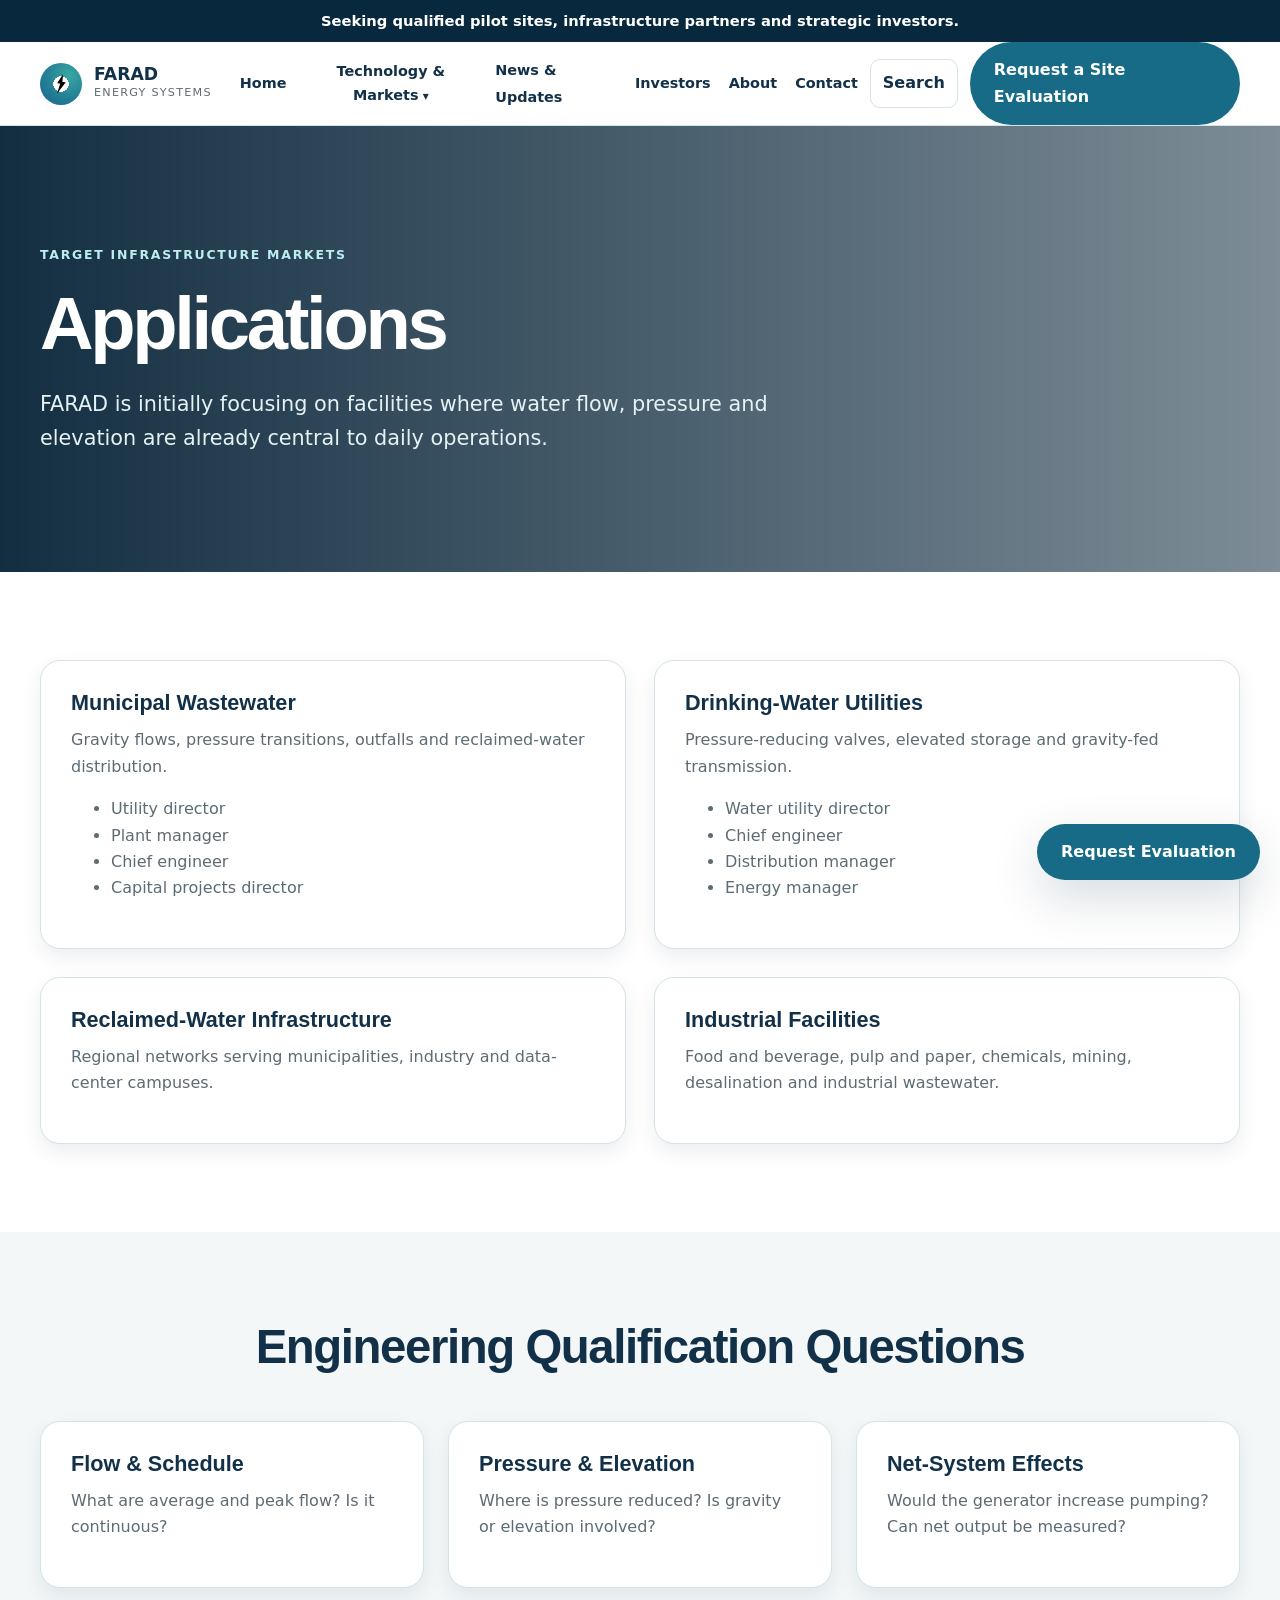
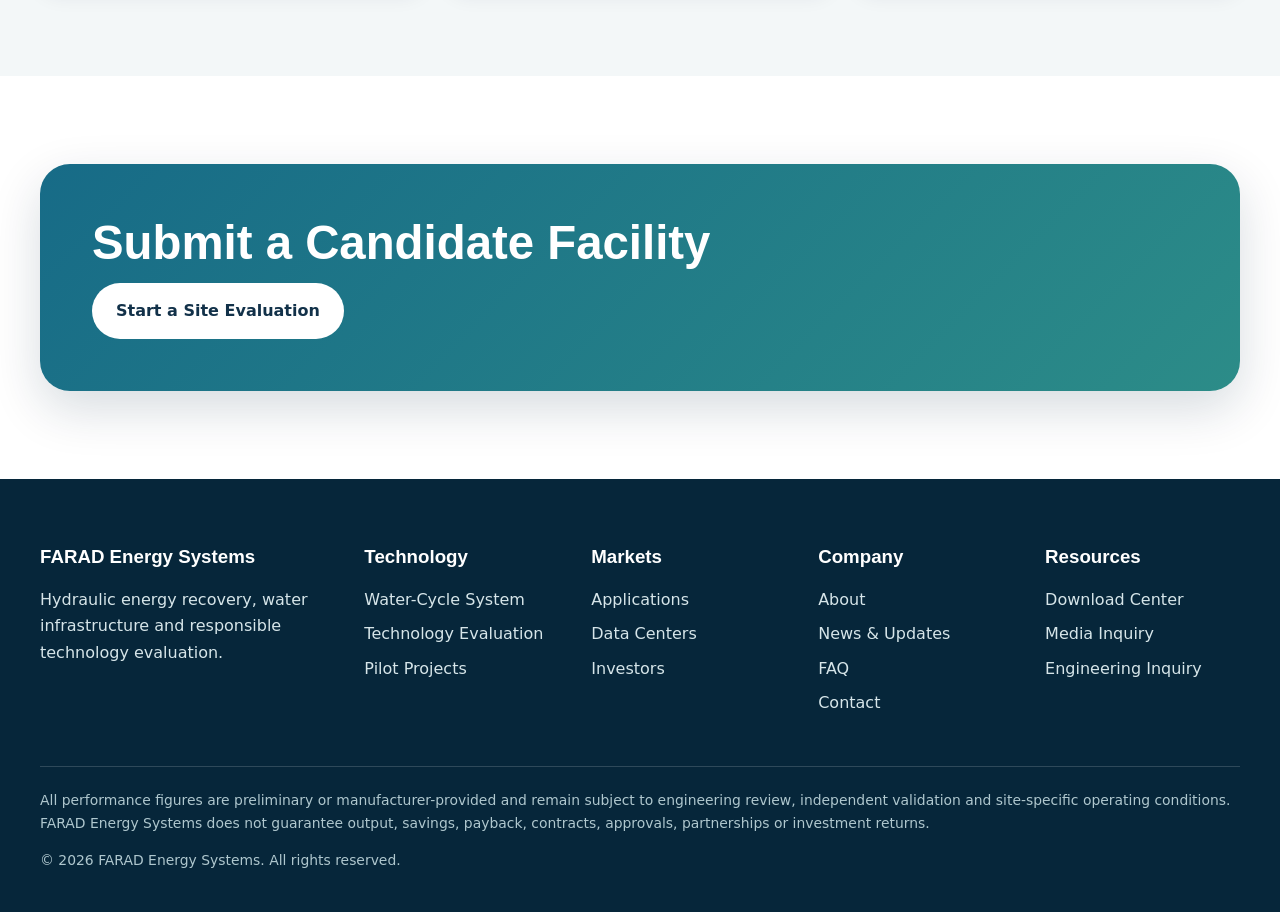
<file: applications.html>
<!doctype html><html lang="en"><head><meta charset="utf-8"><meta name="viewport" content="width=device-width,initial-scale=1">
<title>Wastewater and Water Utility Applications | FARAD Energy Systems</title><meta name="description" content="Explore wastewater, drinking-water, reclaimed-water and industrial applications.">
<link rel="stylesheet" href="css/base.css"><link rel="stylesheet" href="css/layout.css"><link rel="stylesheet" href="css/components.css"><link rel="stylesheet" href="css/forms.css"><link rel="stylesheet" href="css/animations.css"> <link rel="icon" href="favicon.ico" sizes="any">
<link rel="icon" type="image/svg+xml" href="farad-favicon.svg">
</head><body>
<a class="skip-link" href="#main">Skip to main content</a>
<div class="announcement">Seeking qualified pilot sites, infrastructure partners and strategic investors.</div>
<header class="site-header">
<div class="container header-inner">
<a class="brand" href="index.html" aria-label="FARAD Energy Systems home"><span class="brand-mark" aria-hidden="true"></span><span class="brand-text"><strong>FARAD</strong><span>Energy Systems</span></span></a>
<div class="header-actions">
<button class="menu-button" type="button" aria-expanded="false" aria-controls="primary-nav">Menu</button>
<nav class="primary-nav" id="primary-nav" aria-label="Primary navigation">
<ul>
<li><a href="index.html">Home</a></li>
<li class="nav-item"><button class="nav-trigger" type="button" aria-expanded="false">Technology & Markets</button><div class="mega-menu"><a href="water-cycle-system.html"><strong>Water-Cycle System</strong><br><span>Primary hydraulic energy-recovery technology</span></a><a href="applications.html" aria-current="page"><strong>Applications</strong><br><span>Wastewater, water utility, reclaimed-water and industrial markets</span></a><a href="data-center-partnerships.html"><strong>Data Center Partnerships</strong><br><span>Utility and reclaimed-water partnerships for campuses</span></a><a href="pilot-projects.html"><strong>Pilot Projects</strong><br><span>Site qualification, measurement and validation</span></a><a href="technology-evaluation.html"><strong>Technology Evaluation</strong><br><span>Magnetic-levitation and vehicle systems under evaluation</span></a><a href="faq.html"><strong>FAQ</strong><br><span>Common technical and commercial questions</span></a></div></li>
<li><a href="updates.html">News & Updates</a></li><li><a href="investors.html">Investors</a></li><li><a href="about.html">About</a></li><li><a href="contact.html">Contact</a></li>
</ul></nav>
<button class="search-button" type="button" aria-label="Search site">Search</button>
<a class="btn btn-primary header-cta" href="contact.html">Request a Site Evaluation</a>
</div></div></header>
<div class="search-panel" role="dialog" aria-modal="true" aria-labelledby="search-title">
<div class="search-dialog"><button class="search-close btn btn-secondary" type="button">Close</button><h2 id="search-title">Search FARAD</h2><div class="search-row"><label class="visually-hidden" for="site-search">Search terms</label><input id="site-search" type="search" placeholder="Search technology, pilots, investors..."></div><div class="search-results"><p>Start typing to search the FARAD site.</p></div></div></div>
<main id="main"><section class="page-hero" style="--hero:url('https://images.unsplash.com/photo-1581091226825-a6a2a5aee158?auto=format&fit=crop&w=1800&q=85')"><div class="container"><span class="eyebrow">Target infrastructure markets</span><h1>Applications</h1><p>FARAD is initially focusing on facilities where water flow, pressure and elevation are already central to daily operations.</p></div></section><section class="section"><div class="container"><div class="grid-2"><article class="card"><h3>Municipal Wastewater</h3><p>Gravity flows, pressure transitions, outfalls and reclaimed-water distribution.</p><ul><li>Utility director</li><li>Plant manager</li><li>Chief engineer</li><li>Capital projects director</li></ul></article><article class="card"><h3>Drinking-Water Utilities</h3><p>Pressure-reducing valves, elevated storage and gravity-fed transmission.</p><ul><li>Water utility director</li><li>Chief engineer</li><li>Distribution manager</li><li>Energy manager</li></ul></article><article class="card"><h3>Reclaimed-Water Infrastructure</h3><p>Regional networks serving municipalities, industry and data-center campuses.</p></article><article class="card"><h3>Industrial Facilities</h3><p>Food and beverage, pulp and paper, chemicals, mining, desalination and industrial wastewater.</p></article></div></div></section><section class="section section-soft"><div class="container"><div class="section-heading"><h2>Engineering Qualification Questions</h2></div><div class="grid-3"><article class="card"><h3>Flow & Schedule</h3><p>What are average and peak flow? Is it continuous?</p></article><article class="card"><h3>Pressure & Elevation</h3><p>Where is pressure reduced? Is gravity or elevation involved?</p></article><article class="card"><h3>Net-System Effects</h3><p>Would the generator increase pumping? Can net output be measured?</p></article></div></div></section><section class="section"><div class="container callout"><h2>Submit a Candidate Facility</h2><a class="btn btn-light" href="contact.html">Start a Site Evaluation</a></div></section></main>
<footer class="site-footer"><div class="container"><div class="footer-grid">
<div><h3>FARAD Energy Systems</h3><p>Hydraulic energy recovery, water infrastructure and responsible technology evaluation.</p></div>
<div><h3>Technology</h3><a href="water-cycle-system.html">Water-Cycle System</a><a href="technology-evaluation.html">Technology Evaluation</a><a href="pilot-projects.html">Pilot Projects</a></div>
<div><h3>Markets</h3><a href="applications.html">Applications</a><a href="data-center-partnerships.html">Data Centers</a><a href="investors.html">Investors</a></div>
<div><h3>Company</h3><a href="about.html">About</a><a href="updates.html">News & Updates</a><a href="faq.html">FAQ</a><a href="contact.html">Contact</a></div>
<div><h3>Resources</h3><a href="downloads.html">Download Center</a><a href="contact.html">Media Inquiry</a><a href="contact.html">Engineering Inquiry</a></div>
</div><div class="footer-bottom"><p>All performance figures are preliminary or manufacturer-provided and remain subject to engineering review, independent validation and site-specific operating conditions. FARAD Energy Systems does not guarantee output, savings, payback, contracts, approvals, partnerships or investment returns.</p><p>© 2026 FARAD Energy Systems. All rights reserved.</p></div></div></footer>
<a class="btn btn-primary sticky-cta" href="contact.html">Request Evaluation</a>

<script src="js/navigation.js"></script><script src="js/search.js"></script><script src="js/interactions.js"></script><script src="js/animations.js"></script></body></html>
</file>
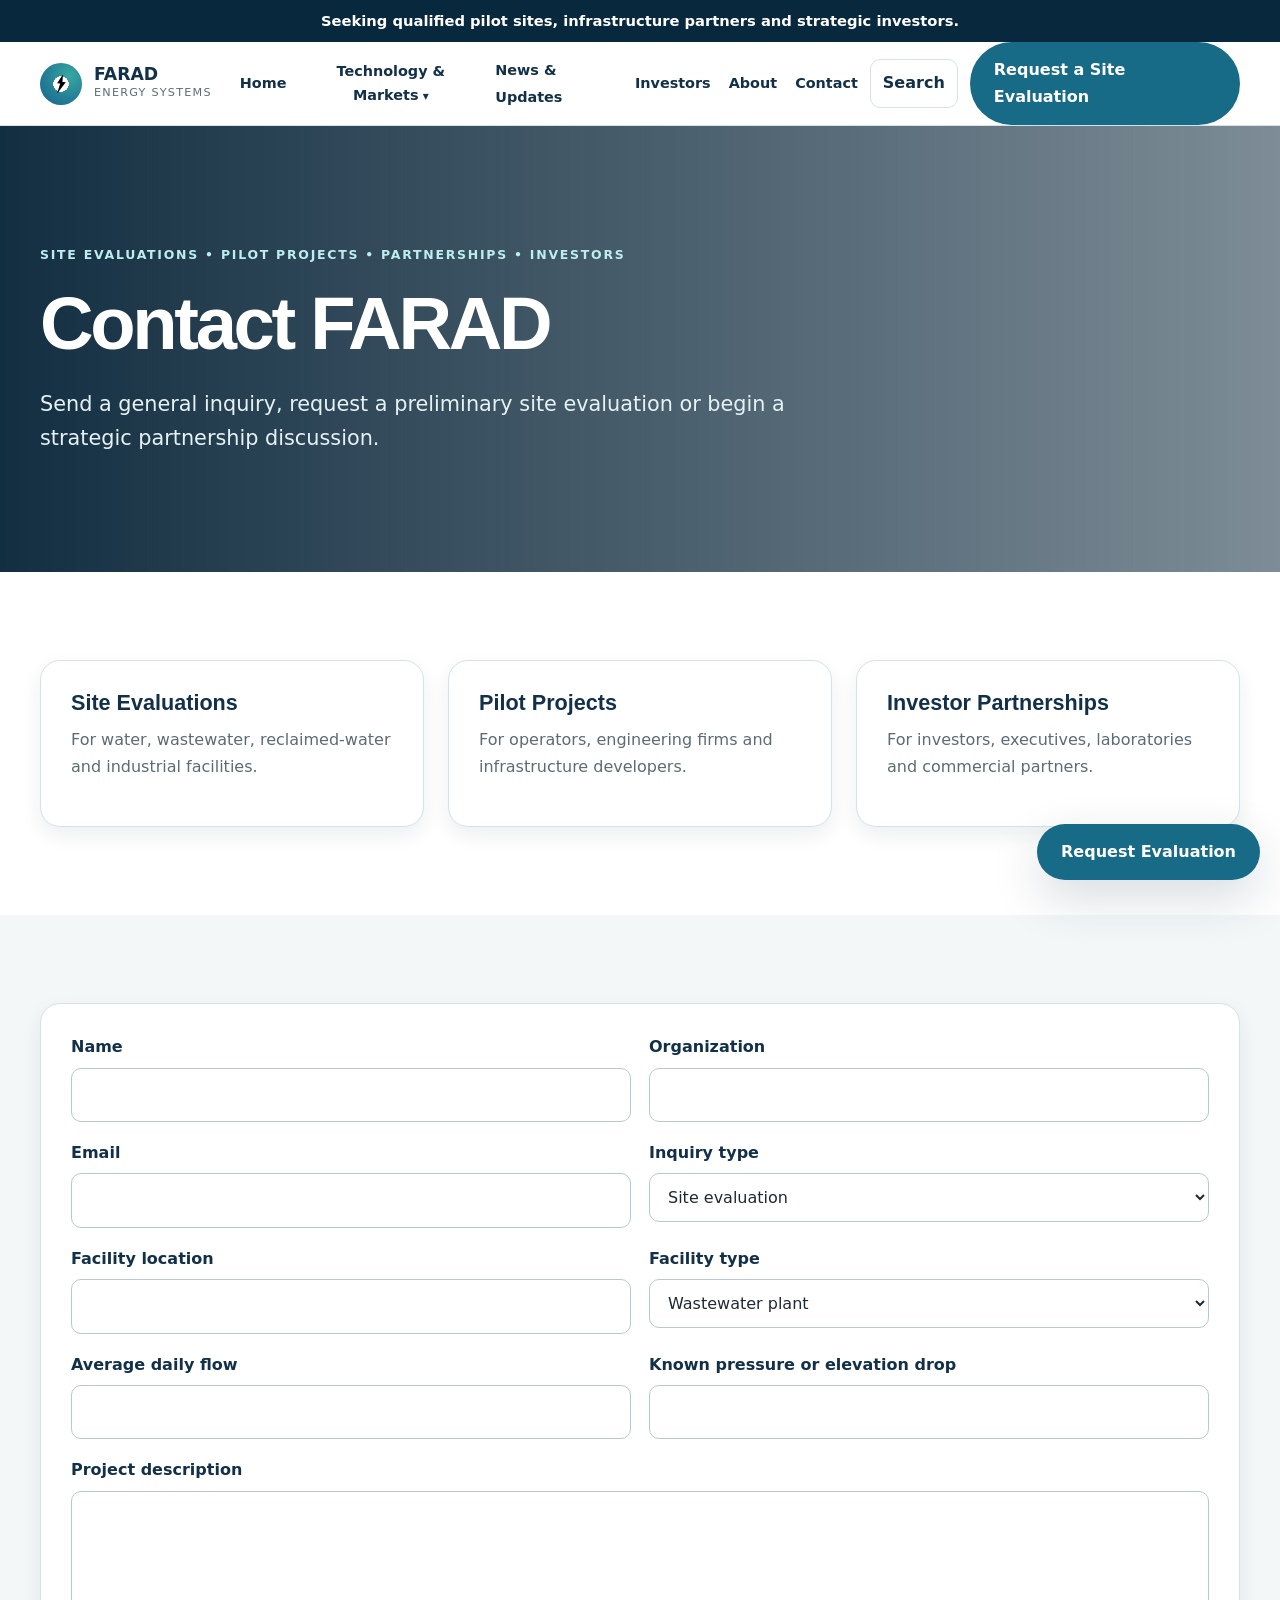
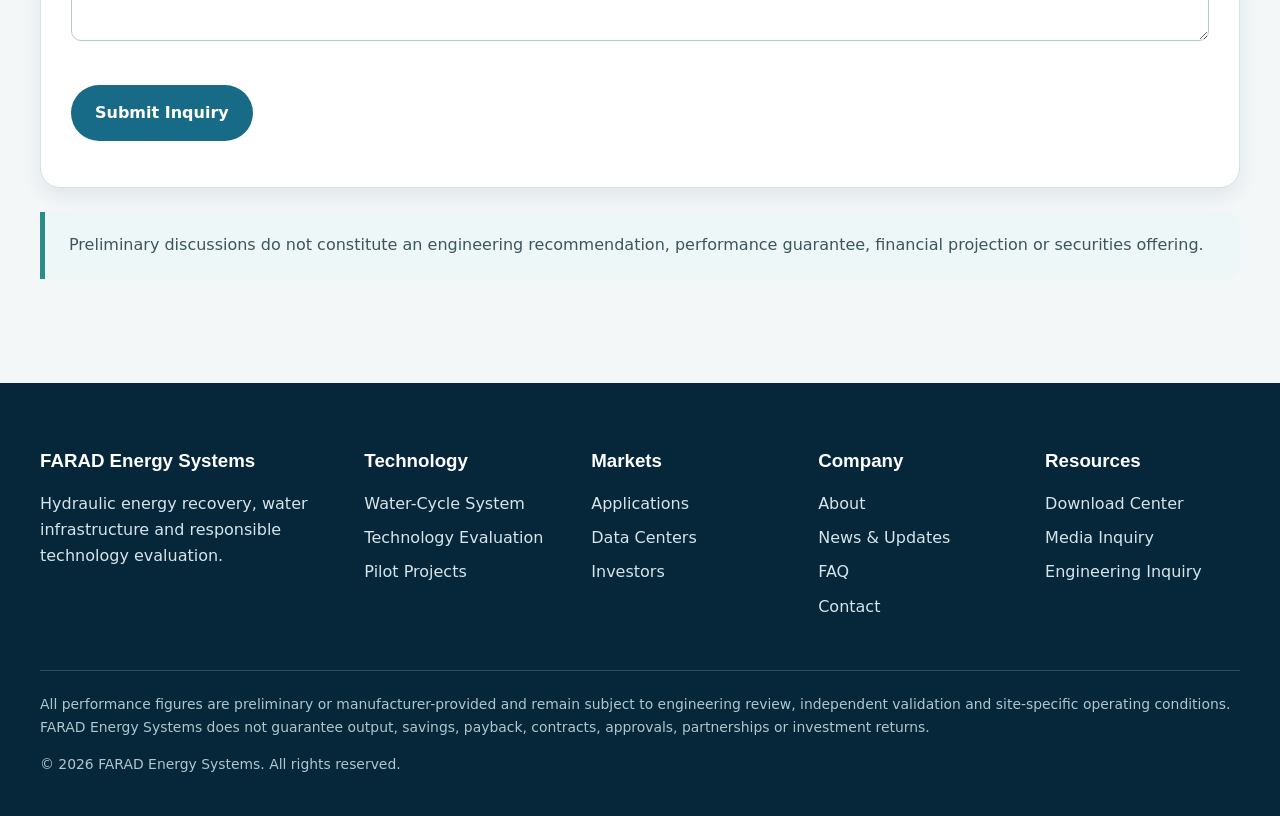
<file: contact.html>
<!doctype html>
<html lang="en">

<head>
    <meta charset="utf-8">
    <meta name="viewport" content="width=device-width,initial-scale=1">
    <title>Contact FARAD Energy Systems | FARAD Energy Systems</title>
    <meta name="description" content="Request a site evaluation, pilot discussion or strategic partnership.">
    <link rel="stylesheet" href="css/base.css">
    <link rel="stylesheet" href="css/layout.css">
    <link rel="stylesheet" href="css/components.css">
    <link rel="stylesheet" href="css/forms.css">
    <link rel="stylesheet" href="css/animations.css">

    <!-- Web3Forms CAPTCHA Script -->
    <script src="https://web3forms.com/client/script.js" async defer></script>
    <link rel="icon" href="favicon.ico" sizes="any">
    <link rel="icon" type="image/svg+xml" href="farad-favicon.svg">
</head>

<body>
    <a class="skip-link" href="#main">Skip to main content</a>
    <div class="announcement">Seeking qualified pilot sites, infrastructure partners and strategic investors.</div>
    <header class="site-header">
        <div class="container header-inner">
            <a class="brand" href="index.html" aria-label="FARAD Energy Systems home"><span class="brand-mark" aria-hidden="true"></span><span class="brand-text"><strong>FARAD</strong><span>Energy
                        Systems</span></span></a>
            <div class="header-actions">
                <button class="menu-button" type="button" aria-expanded="false"
                    aria-controls="primary-nav">Menu</button>
                <nav class="primary-nav" id="primary-nav" aria-label="Primary navigation">
                    <ul>
                        <li><a href="index.html">Home</a></li>
                        <li class="nav-item"><button class="nav-trigger" type="button" aria-expanded="false">Technology
                                & Markets</button>
                            <div class="mega-menu"><a href="water-cycle-system.html"><strong>Water-Cycle
                                        System</strong><br><span>Primary hydraulic energy-recovery
                                        technology</span></a><a
                                    href="applications.html"><strong>Applications</strong><br><span>Wastewater, water
                                        utility, reclaimed-water and industrial markets</span></a><a
                                    href="data-center-partnerships.html"><strong>Data Center
                                        Partnerships</strong><br><span>Utility and reclaimed-water partnerships for
                                        campuses</span></a><a href="pilot-projects.html"><strong>Pilot
                                        Projects</strong><br><span>Site qualification, measurement and
                                        validation</span></a><a href="technology-evaluation.html"><strong>Technology
                                        Evaluation</strong><br><span>Magnetic-levitation and vehicle systems under
                                        evaluation</span></a><a href="faq.html"><strong>FAQ</strong><br><span>Common
                                        technical and commercial questions</span></a></div>
                        </li>
                        <li><a href="updates.html">News & Updates</a></li>
                        <li><a href="investors.html">Investors</a></li>
                        <li><a href="about.html">About</a></li>
                        <li><a href="contact.html" aria-current="page">Contact</a></li>
                    </ul>
                </nav>
                <button class="search-button" type="button" aria-label="Search site">Search</button>
                <a class="btn btn-primary header-cta" href="contact.html">Request a Site Evaluation</a>
            </div>
        </div>
    </header>
    <div class="search-panel" role="dialog" aria-modal="true" aria-labelledby="search-title">
        <div class="search-dialog"><button class="search-close btn btn-secondary" type="button">Close</button>
            <h2 id="search-title">Search FARAD</h2>
            <div class="search-row"><label class="visually-hidden" for="site-search">Search terms</label><input
                    id="site-search" type="search" placeholder="Search technology, pilots, investors..."></div>
            <div class="search-results">
                <p>Start typing to search the FARAD site.</p>
            </div>
        </div>
    </div>
    <main id="main">
        <section class="page-hero"
            style="--hero:url('https://images.unsplash.com/photo-1497366754035-f200968a6e72?auto=format&fit=crop&w=1800&q=85')">
            <div class="container"><span class="eyebrow">Site evaluations • Pilot projects • Partnerships •
                    Investors</span>
                <h1>Contact FARAD</h1>
                <p>Send a general inquiry, request a preliminary site evaluation or begin a strategic partnership
                    discussion.</p>
            </div>
        </section>
        <section class="section">
            <div class="container">
                <div class="grid-3">
                    <article class="card">
                        <h3>Site Evaluations</h3>
                        <p>For water, wastewater, reclaimed-water and industrial facilities.</p>
                    </article>
                    <article class="card">
                        <h3>Pilot Projects</h3>
                        <p>For operators, engineering firms and infrastructure developers.</p>
                    </article>
                    <article class="card">
                        <h3>Investor Partnerships</h3>
                        <p>For investors, executives, laboratories and commercial partners.</p>
                    </article>
                </div>
            </div>
        </section>
        <section class="section section-soft">
            <div class="container">
    <form id="contact-form" class="card" action="https://api.web3forms.com/submit" method="POST">
        
        <!-- web3forms -->
        <input type="hidden" name="access_key" value="1d3eb200-5ee5-4338-9fb9-d61ad8b7ea5b">
        
        <!-- subject line of the recieved emails-->
        <input type="hidden" name="subject" value="New Contact Inquiry - FARAD Energy Systems">

        <!-- honeypot -->
        <input type="checkbox" name="botcheck" style="display: none;">

        <div class="form-grid">
            <div>
                <label for="name">Name</label>
                <input id="name" name="name" required>
            </div>
            <div>
                <label for="org">Organization</label>
                <input id="org" name="organization">
            </div>
            <div>
                <label for="email">Email</label>
                <input id="email" type="email" name="email" required>
            </div>
            <div>
                <label for="type">Inquiry type</label>
                <select id="type" name="inquiry_type">
                    <option>Site evaluation</option>
                    <option>Pilot project</option>
                    <option>Engineering partnership</option>
                    <option>Data-center partnership</option>
                    <option>Investor inquiry</option>
                    <option>General inquiry</option>
                </select>
            </div>
            <div>
                <label for="location">Facility location</label>
                <input id="location" name="location">
            </div>
            <div>
                <label for="facility">Facility type</label>
                <select id="facility" name="facility_type">
                    <option>Wastewater plant</option>
                    <option>Drinking-water utility</option>
                    <option>Reclaimed-water system</option>
                    <option>Data-center development</option>
                    <option>Industrial facility</option>
                    <option>Engineering firm</option>
                    <option>Other</option>
                </select>
            </div>
            <div>
                <label for="flow">Average daily flow</label>
                <input id="flow" name="daily_flow">
            </div>
            <div>
                <label for="pressure">Known pressure or elevation drop</label>
                <input id="pressure" name="pressure_drop">
            </div>
            <div class="full">
                <label for="message">Project description</label>
                <textarea id="message" name="message" required></textarea>
            </div>
            <div class="full">
                <!-- hCaptcha Widget -->
                <div class="h-captcha" data-captcha="true" ></div>
            </div>
            <div class="full">
                <button type="submit" class="btn btn-primary">Submit Inquiry</button>
                <p role="status"></p>
            </div>
        </div>
    </form>
    <p class="notice" style="margin-top:24px">Preliminary discussions do not constitute an engineering
        recommendation, performance guarantee, financial projection or securities offering.</p>
</div>
        </section>
    </main>
    <footer class="site-footer">
        <div class="container">
            <div class="footer-grid">
                <div>
                    <h3>FARAD Energy Systems</h3>
                    <p>Hydraulic energy recovery, water infrastructure and responsible technology evaluation.</p>
                </div>
                <div>
                    <h3>Technology</h3><a href="water-cycle-system.html">Water-Cycle System</a><a
                        href="technology-evaluation.html">Technology Evaluation</a><a href="pilot-projects.html">Pilot
                        Projects</a>
                </div>
                <div>
                    <h3>Markets</h3><a href="applications.html">Applications</a><a
                        href="data-center-partnerships.html">Data Centers</a><a href="investors.html">Investors</a>
                </div>
                <div>
                    <h3>Company</h3><a href="about.html">About</a><a href="updates.html">News & Updates</a><a
                        href="faq.html">FAQ</a><a href="contact.html">Contact</a>
                </div>
                <div>
                    <h3>Resources</h3><a href="downloads.html">Download Center</a><a href="contact.html">Media
                        Inquiry</a><a href="contact.html">Engineering Inquiry</a>
                </div>
            </div>
            <div class="footer-bottom">
                <p>All performance figures are preliminary or manufacturer-provided and remain subject to engineering
                    review, independent validation and site-specific operating conditions. FARAD Energy Systems does not
                    guarantee output, savings, payback, contracts, approvals, partnerships or investment returns.</p>
                <p>© 2026 FARAD Energy Systems. All rights reserved.</p>
            </div>
        </div>
    </footer>
    <a class="btn btn-primary sticky-cta" href="contact.html">Request Evaluation</a>

    <script src="js/navigation.js"></script>
    <script src="js/search.js"></script>
    <script src="js/interactions.js"></script>
    <script src="js/animations.js"></script>
</body>

</html>
</file>
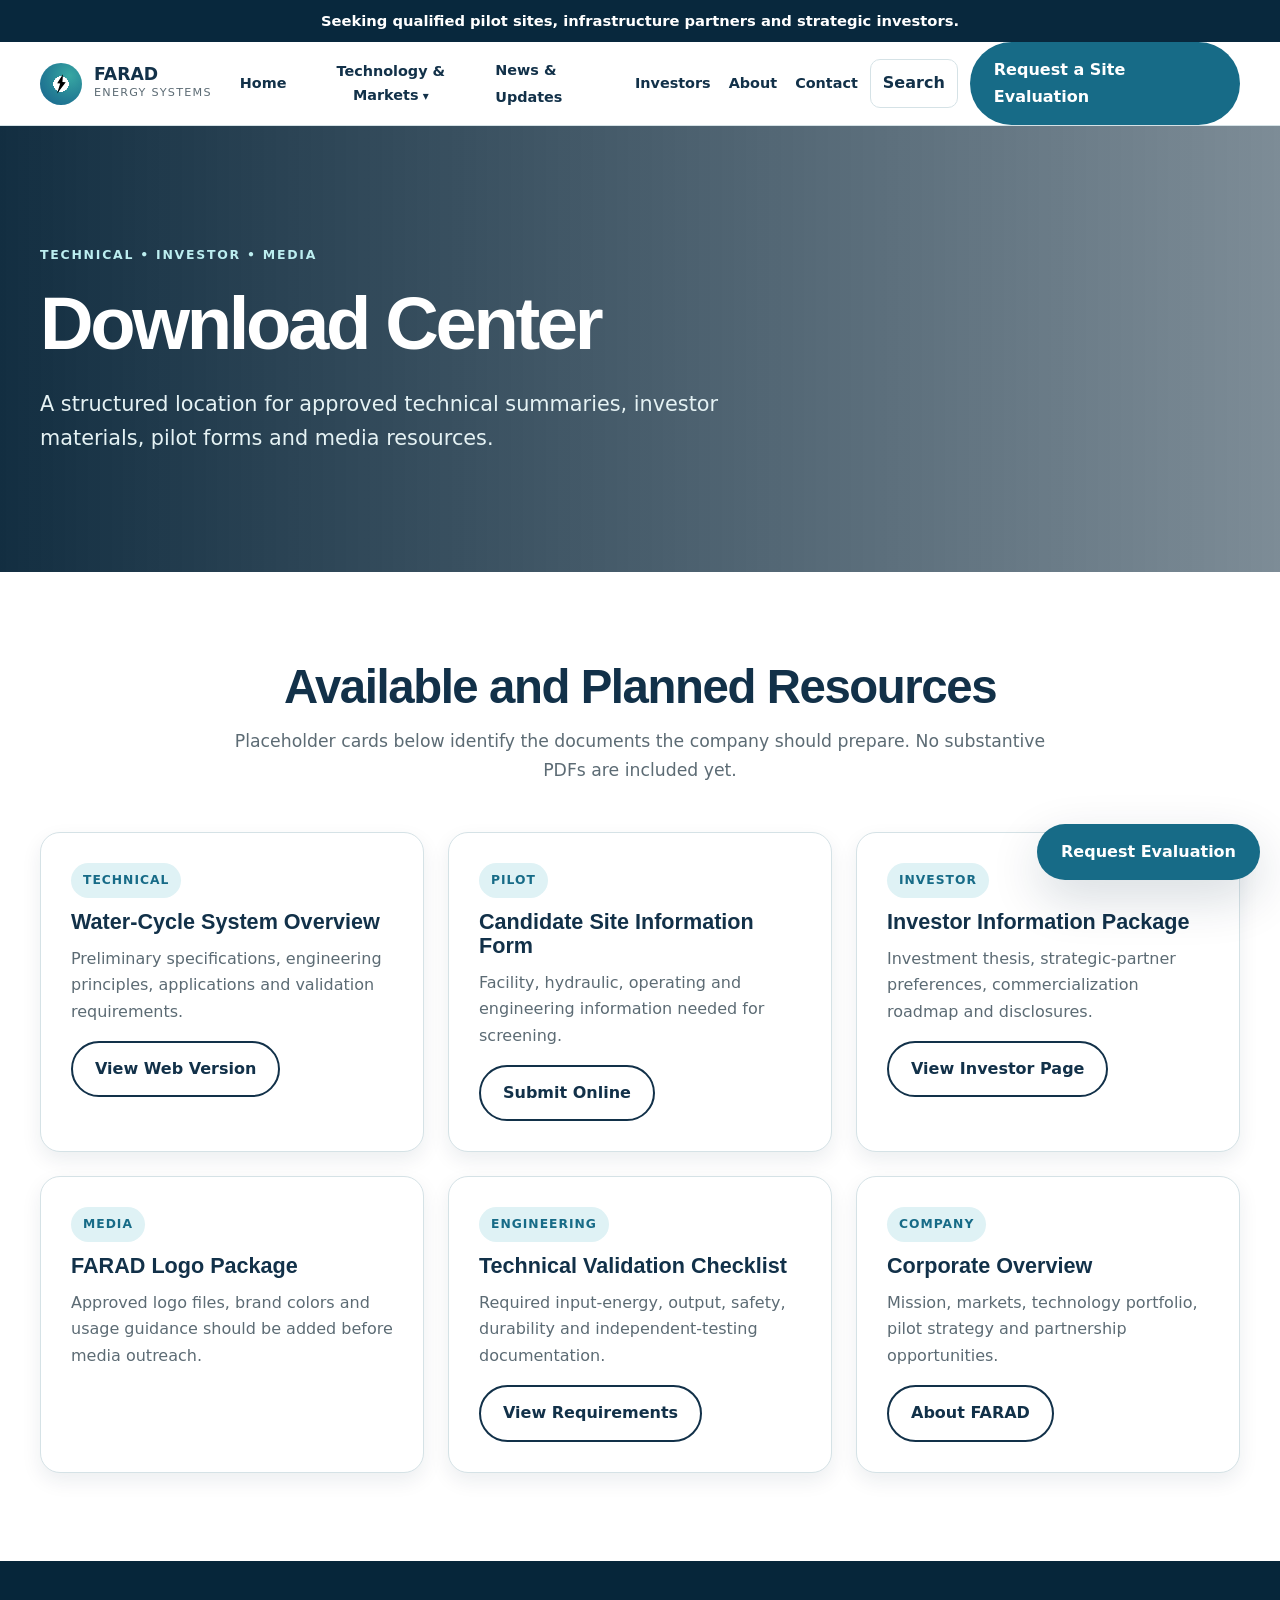
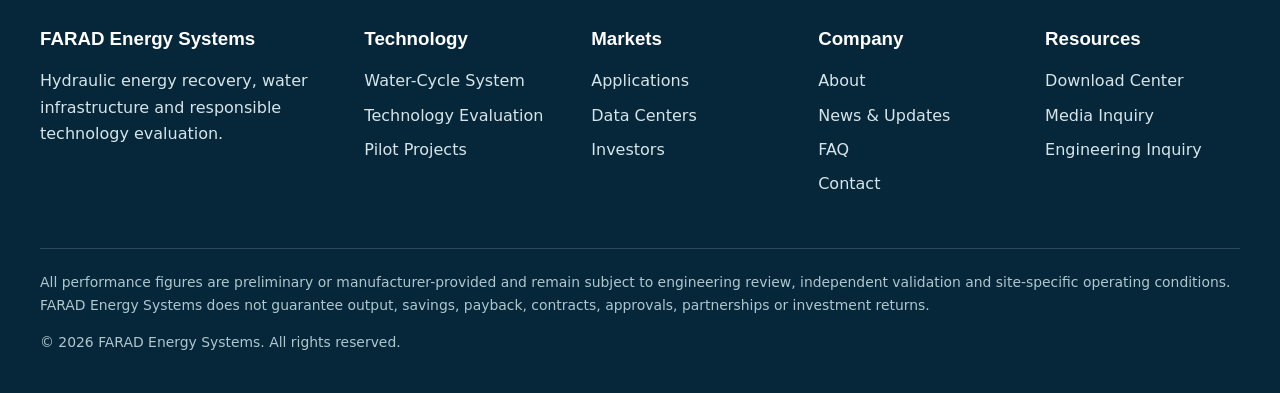
<file: downloads.html>
<!doctype html><html lang="en"><head><meta charset="utf-8"><meta name="viewport" content="width=device-width,initial-scale=1">
<title>Download Center | FARAD Energy Systems</title><meta name="description" content="FARAD technical, investor, pilot and media resources.">
<link rel="stylesheet" href="css/base.css"><link rel="stylesheet" href="css/layout.css"><link rel="stylesheet" href="css/components.css"><link rel="stylesheet" href="css/forms.css"><link rel="stylesheet" href="css/animations.css"> <link rel="icon" href="favicon.ico" sizes="any">
<link rel="icon" type="image/svg+xml" href="farad-favicon.svg">
</head><body>
<a class="skip-link" href="#main">Skip to main content</a>
<div class="announcement">Seeking qualified pilot sites, infrastructure partners and strategic investors.</div>
<header class="site-header">
<div class="container header-inner">
<a class="brand" href="index.html" aria-label="FARAD Energy Systems home"><span class="brand-mark" aria-hidden="true"></span><span class="brand-text"><strong>FARAD</strong><span>Energy Systems</span></span></a>
<div class="header-actions">
<button class="menu-button" type="button" aria-expanded="false" aria-controls="primary-nav">Menu</button>
<nav class="primary-nav" id="primary-nav" aria-label="Primary navigation">
<ul>
<li><a href="index.html">Home</a></li>
<li class="nav-item"><button class="nav-trigger" type="button" aria-expanded="false">Technology & Markets</button><div class="mega-menu"><a href="water-cycle-system.html"><strong>Water-Cycle System</strong><br><span>Primary hydraulic energy-recovery technology</span></a><a href="applications.html"><strong>Applications</strong><br><span>Wastewater, water utility, reclaimed-water and industrial markets</span></a><a href="data-center-partnerships.html"><strong>Data Center Partnerships</strong><br><span>Utility and reclaimed-water partnerships for campuses</span></a><a href="pilot-projects.html"><strong>Pilot Projects</strong><br><span>Site qualification, measurement and validation</span></a><a href="technology-evaluation.html"><strong>Technology Evaluation</strong><br><span>Magnetic-levitation and vehicle systems under evaluation</span></a><a href="faq.html"><strong>FAQ</strong><br><span>Common technical and commercial questions</span></a></div></li>
<li><a href="updates.html">News & Updates</a></li><li><a href="investors.html">Investors</a></li><li><a href="about.html">About</a></li><li><a href="contact.html">Contact</a></li>
</ul></nav>
<button class="search-button" type="button" aria-label="Search site">Search</button>
<a class="btn btn-primary header-cta" href="contact.html">Request a Site Evaluation</a>
</div></div></header>
<div class="search-panel" role="dialog" aria-modal="true" aria-labelledby="search-title">
<div class="search-dialog"><button class="search-close btn btn-secondary" type="button">Close</button><h2 id="search-title">Search FARAD</h2><div class="search-row"><label class="visually-hidden" for="site-search">Search terms</label><input id="site-search" type="search" placeholder="Search technology, pilots, investors..."></div><div class="search-results"><p>Start typing to search the FARAD site.</p></div></div></div>
<main id="main">
<section class="page-hero" style="--hero:url('https://images.unsplash.com/photo-1450101499163-c8848c66ca85?auto=format&fit=crop&w=1800&q=85')"><div class="container"><span class="eyebrow">Technical • Investor • Media</span><h1>Download Center</h1><p>A structured location for approved technical summaries, investor materials, pilot forms and media resources.</p></div></section>
<section class="section"><div class="container"><div class="section-heading"><h2>Available and Planned Resources</h2><p>Placeholder cards below identify the documents the company should prepare. No substantive PDFs are included yet.</p></div><div class="grid-3">
<article class="card"><span class="badge">Technical</span><h3>Water-Cycle System Overview</h3><p>Preliminary specifications, engineering principles, applications and validation requirements.</p><a class="btn btn-secondary" href="water-cycle-system.html">View Web Version</a></article>
<article class="card"><span class="badge">Pilot</span><h3>Candidate Site Information Form</h3><p>Facility, hydraulic, operating and engineering information needed for screening.</p><a class="btn btn-secondary" href="contact.html">Submit Online</a></article>
<article class="card"><span class="badge">Investor</span><h3>Investor Information Package</h3><p>Investment thesis, strategic-partner preferences, commercialization roadmap and disclosures.</p><a class="btn btn-secondary" href="investors.html">View Investor Page</a></article>
<article class="card"><span class="badge">Media</span><h3>FARAD Logo Package</h3><p>Approved logo files, brand colors and usage guidance should be added before media outreach.</p></article>
<article class="card"><span class="badge">Engineering</span><h3>Technical Validation Checklist</h3><p>Required input-energy, output, safety, durability and independent-testing documentation.</p><a class="btn btn-secondary" href="technology-evaluation.html">View Requirements</a></article>
<article class="card"><span class="badge">Company</span><h3>Corporate Overview</h3><p>Mission, markets, technology portfolio, pilot strategy and partnership opportunities.</p><a class="btn btn-secondary" href="about.html">About FARAD</a></article>
</div></div></section>
</main>
<footer class="site-footer"><div class="container"><div class="footer-grid">
<div><h3>FARAD Energy Systems</h3><p>Hydraulic energy recovery, water infrastructure and responsible technology evaluation.</p></div>
<div><h3>Technology</h3><a href="water-cycle-system.html">Water-Cycle System</a><a href="technology-evaluation.html">Technology Evaluation</a><a href="pilot-projects.html">Pilot Projects</a></div>
<div><h3>Markets</h3><a href="applications.html">Applications</a><a href="data-center-partnerships.html">Data Centers</a><a href="investors.html">Investors</a></div>
<div><h3>Company</h3><a href="about.html">About</a><a href="updates.html">News & Updates</a><a href="faq.html">FAQ</a><a href="contact.html">Contact</a></div>
<div><h3>Resources</h3><a href="downloads.html">Download Center</a><a href="contact.html">Media Inquiry</a><a href="contact.html">Engineering Inquiry</a></div>
</div><div class="footer-bottom"><p>All performance figures are preliminary or manufacturer-provided and remain subject to engineering review, independent validation and site-specific operating conditions. FARAD Energy Systems does not guarantee output, savings, payback, contracts, approvals, partnerships or investment returns.</p><p>© 2026 FARAD Energy Systems. All rights reserved.</p></div></div></footer>
<a class="btn btn-primary sticky-cta" href="contact.html">Request Evaluation</a>

<script src="js/navigation.js"></script><script src="js/search.js"></script><script src="js/interactions.js"></script><script src="js/animations.js"></script></body></html>
</file>
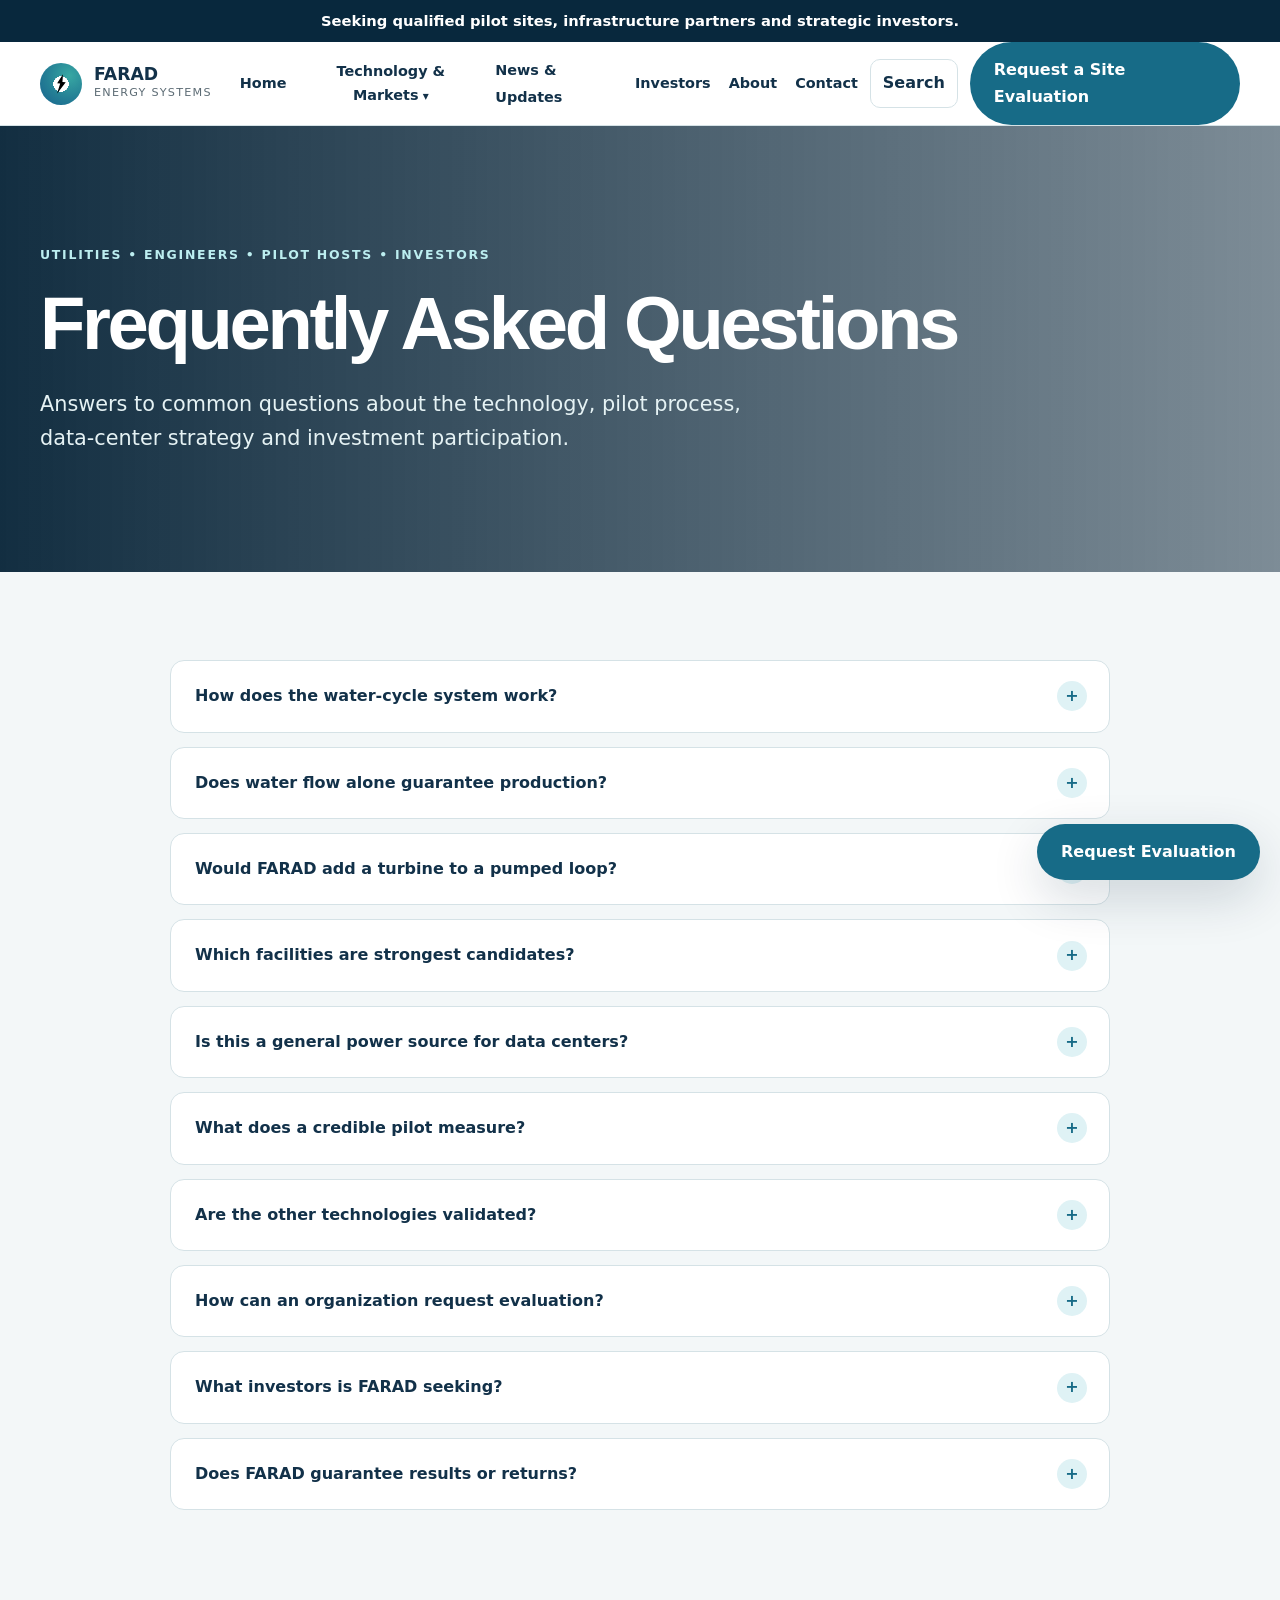
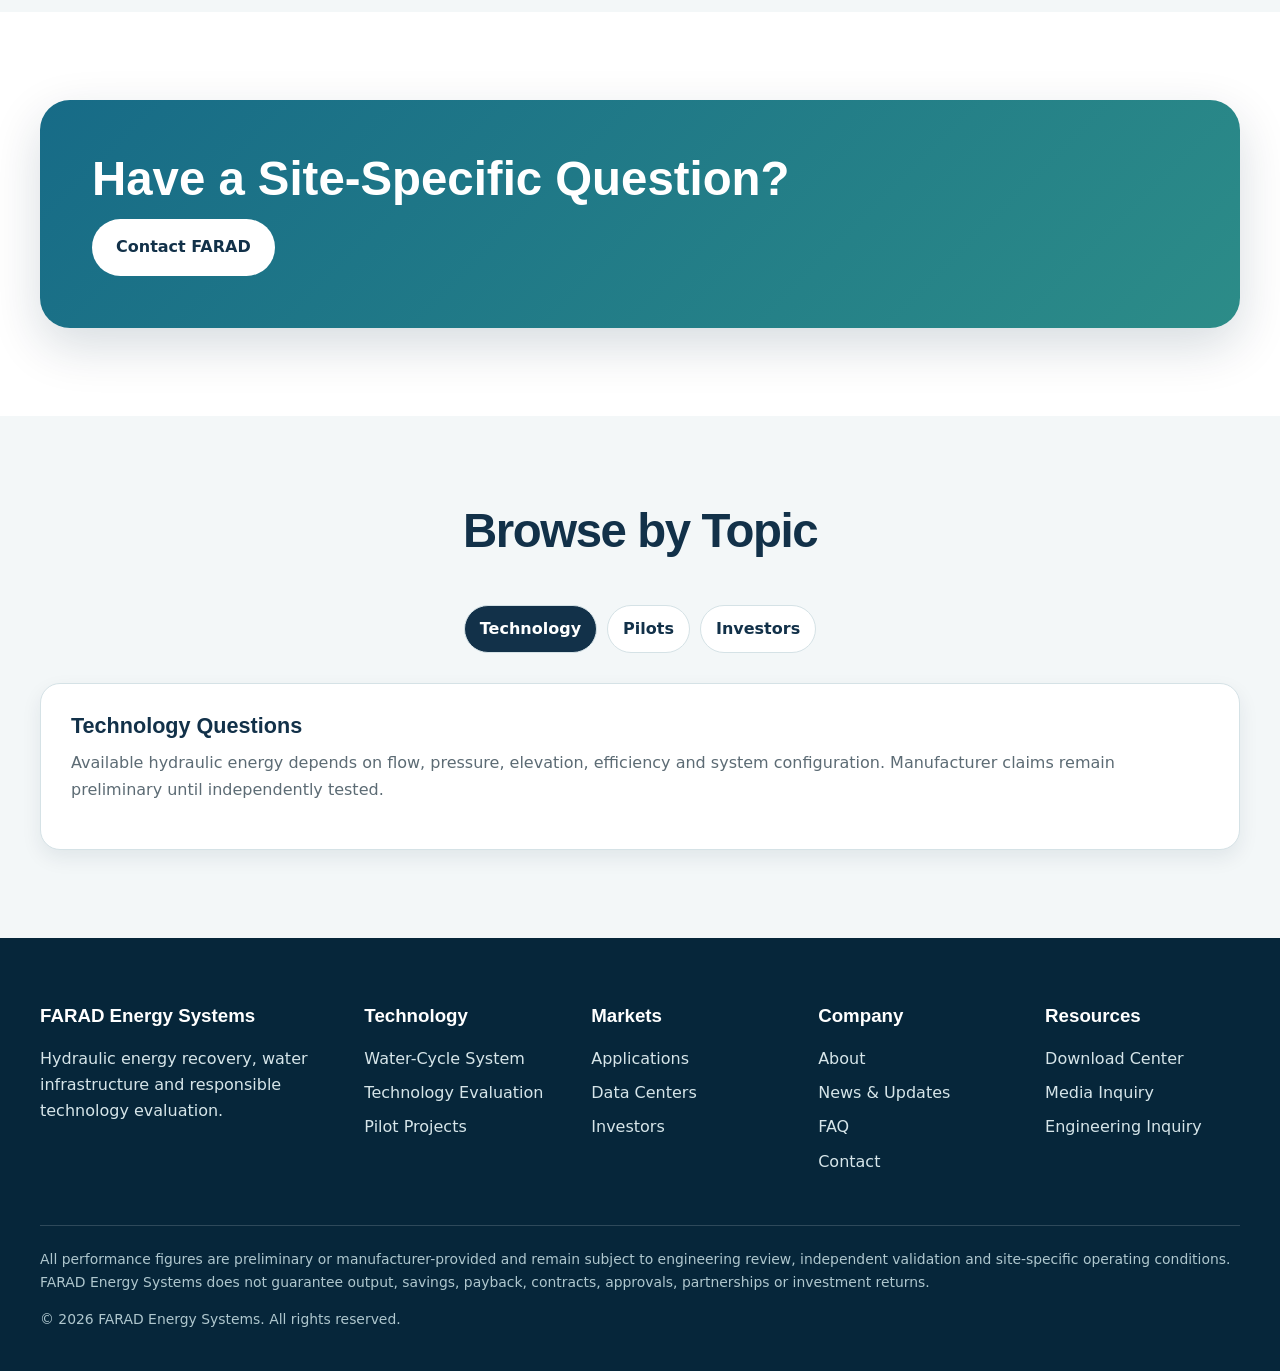
<file: faq.html>
<!doctype html><html lang="en"><head><meta charset="utf-8"><meta name="viewport" content="width=device-width,initial-scale=1">
<title>Frequently Asked Questions | FARAD Energy Systems</title><meta name="description" content="Answers to common technical, pilot, investor and commercialization questions.">
<link rel="stylesheet" href="css/base.css"><link rel="stylesheet" href="css/layout.css"><link rel="stylesheet" href="css/components.css"><link rel="stylesheet" href="css/forms.css"><link rel="stylesheet" href="css/animations.css"> <link rel="icon" href="favicon.ico" sizes="any">
<link rel="icon" type="image/svg+xml" href="farad-favicon.svg">
</head><body>
<a class="skip-link" href="#main">Skip to main content</a>
<div class="announcement">Seeking qualified pilot sites, infrastructure partners and strategic investors.</div>
<header class="site-header">
<div class="container header-inner">
<a class="brand" href="index.html" aria-label="FARAD Energy Systems home"><span class="brand-mark" aria-hidden="true"></span><span class="brand-text"><strong>FARAD</strong><span>Energy Systems</span></span></a>
<div class="header-actions">
<button class="menu-button" type="button" aria-expanded="false" aria-controls="primary-nav">Menu</button>
<nav class="primary-nav" id="primary-nav" aria-label="Primary navigation">
<ul>
<li><a href="index.html">Home</a></li>
<li class="nav-item"><button class="nav-trigger" type="button" aria-expanded="false">Technology & Markets</button><div class="mega-menu"><a href="water-cycle-system.html"><strong>Water-Cycle System</strong><br><span>Primary hydraulic energy-recovery technology</span></a><a href="applications.html"><strong>Applications</strong><br><span>Wastewater, water utility, reclaimed-water and industrial markets</span></a><a href="data-center-partnerships.html"><strong>Data Center Partnerships</strong><br><span>Utility and reclaimed-water partnerships for campuses</span></a><a href="pilot-projects.html"><strong>Pilot Projects</strong><br><span>Site qualification, measurement and validation</span></a><a href="technology-evaluation.html"><strong>Technology Evaluation</strong><br><span>Magnetic-levitation and vehicle systems under evaluation</span></a><a href="faq.html" aria-current="page"><strong>FAQ</strong><br><span>Common technical and commercial questions</span></a></div></li>
<li><a href="updates.html">News & Updates</a></li><li><a href="investors.html">Investors</a></li><li><a href="about.html">About</a></li><li><a href="contact.html">Contact</a></li>
</ul></nav>
<button class="search-button" type="button" aria-label="Search site">Search</button>
<a class="btn btn-primary header-cta" href="contact.html">Request a Site Evaluation</a>
</div></div></header>
<div class="search-panel" role="dialog" aria-modal="true" aria-labelledby="search-title">
<div class="search-dialog"><button class="search-close btn btn-secondary" type="button">Close</button><h2 id="search-title">Search FARAD</h2><div class="search-row"><label class="visually-hidden" for="site-search">Search terms</label><input id="site-search" type="search" placeholder="Search technology, pilots, investors..."></div><div class="search-results"><p>Start typing to search the FARAD site.</p></div></div></div>
<main id="main"><section class="page-hero" style="--hero:url('https://images.unsplash.com/photo-1450101499163-c8848c66ca85?auto=format&fit=crop&w=1800&q=85')"><div class="container"><span class="eyebrow">Utilities • Engineers • Pilot hosts • Investors</span><h1>Frequently Asked Questions</h1><p>Answers to common questions about the technology, pilot process, data-center strategy and investment participation.</p></div></section><section class="section section-soft"><div class="container"><div class="faq"><details><summary>How does the water-cycle system work?</summary><div class="faq-answer">A water-cycle power generation system can generate electricity with only a certain continuous flow of water, without the need for the water level difference required by traditional hydroelectric power stations.</div></details><details><summary>Does water flow alone guarantee production?</summary><div class="faq-answer">No. Recoverable power depends on flow, pressure, head, elevation, pipe configuration and efficiency.</div></details><details><summary>Would FARAD add a turbine to a pumped loop?</summary><div class="faq-answer">Not without a net-energy analysis. Additional pumping may consume more energy than the generator produces.</div></details><details><summary>Which facilities are strongest candidates?</summary><div class="faq-answer">Wastewater plants, pressure-reducing stations, gravity-fed pipelines, reclaimed-water networks and industrial water systems.</div></details><details><summary>Is this a general power source for data centers?</summary><div class="faq-answer">No. The strongest opportunities involve utility or reclaimed-water infrastructure serving a campus.</div></details><details><summary>What does a credible pilot measure?</summary><div class="faq-answer">Flow, pressure, head, gross and net output, pumping impacts, downtime, maintenance and system performance.</div></details><details><summary>Are the other technologies validated?</summary><div class="faq-answer">They remain under evaluation and require independent documentation.</div></details><details><summary>How can an organization request evaluation?</summary><div class="faq-answer">Provide location, facility type, flow, pressure, elevation, operating schedule and an engineering contact.</div></details><details><summary>What investors is FARAD seeking?</summary><div class="faq-answer">Financial and strategic investors with relevant relationships, expertise and market access.</div></details><details><summary>Does FARAD guarantee results or returns?</summary><div class="faq-answer">No. Performance and economics remain subject to engineering review, validation and written agreements.</div></details></div></div></section><section class="section"><div class="container callout"><h2>Have a Site-Specific Question?</h2><a class="btn btn-light" href="contact.html">Contact FARAD</a></div></section>
<section class="section section-soft"><div class="container"><div class="section-heading"><h2>Browse by Topic</h2></div>
<div data-tabs><div class="tabs" role="tablist"><button class="tab-button" role="tab" aria-selected="true" aria-controls="tab-tech">Technology</button><button class="tab-button" role="tab" aria-selected="false" aria-controls="tab-pilot">Pilots</button><button class="tab-button" role="tab" aria-selected="false" aria-controls="tab-investor">Investors</button></div>
<div class="tab-panel card" id="tab-tech"><h3>Technology Questions</h3><p>Available hydraulic energy depends on flow, pressure, elevation, efficiency and system configuration. Manufacturer claims remain preliminary until independently tested.</p></div>
<div class="tab-panel card" id="tab-pilot" hidden><h3>Pilot Questions</h3><p>A credible pilot measures gross and net output, upstream and downstream pressure, auxiliary loads, pumping impacts, uptime and maintenance.</p></div>
<div class="tab-panel card" id="tab-investor" hidden><h3>Investor Questions</h3><p>FARAD gives preference to investors who combine capital with credible access to customers, engineers, testing organizations and commercial partners.</p></div>
</div></div></section>
</main>
<footer class="site-footer"><div class="container"><div class="footer-grid">
<div><h3>FARAD Energy Systems</h3><p>Hydraulic energy recovery, water infrastructure and responsible technology evaluation.</p></div>
<div><h3>Technology</h3><a href="water-cycle-system.html">Water-Cycle System</a><a href="technology-evaluation.html">Technology Evaluation</a><a href="pilot-projects.html">Pilot Projects</a></div>
<div><h3>Markets</h3><a href="applications.html">Applications</a><a href="data-center-partnerships.html">Data Centers</a><a href="investors.html">Investors</a></div>
<div><h3>Company</h3><a href="about.html">About</a><a href="updates.html">News & Updates</a><a href="faq.html">FAQ</a><a href="contact.html">Contact</a></div>
<div><h3>Resources</h3><a href="downloads.html">Download Center</a><a href="contact.html">Media Inquiry</a><a href="contact.html">Engineering Inquiry</a></div>
</div><div class="footer-bottom"><p>All performance figures are preliminary or manufacturer-provided and remain subject to engineering review, independent validation and site-specific operating conditions. FARAD Energy Systems does not guarantee output, savings, payback, contracts, approvals, partnerships or investment returns.</p><p>© 2026 FARAD Energy Systems. All rights reserved.</p></div></div></footer>
<a class="btn btn-primary sticky-cta" href="contact.html">Request Evaluation</a>

<script src="js/navigation.js"></script><script src="js/search.js"></script><script src="js/interactions.js"></script><script src="js/animations.js"></script></body></html>
</file>
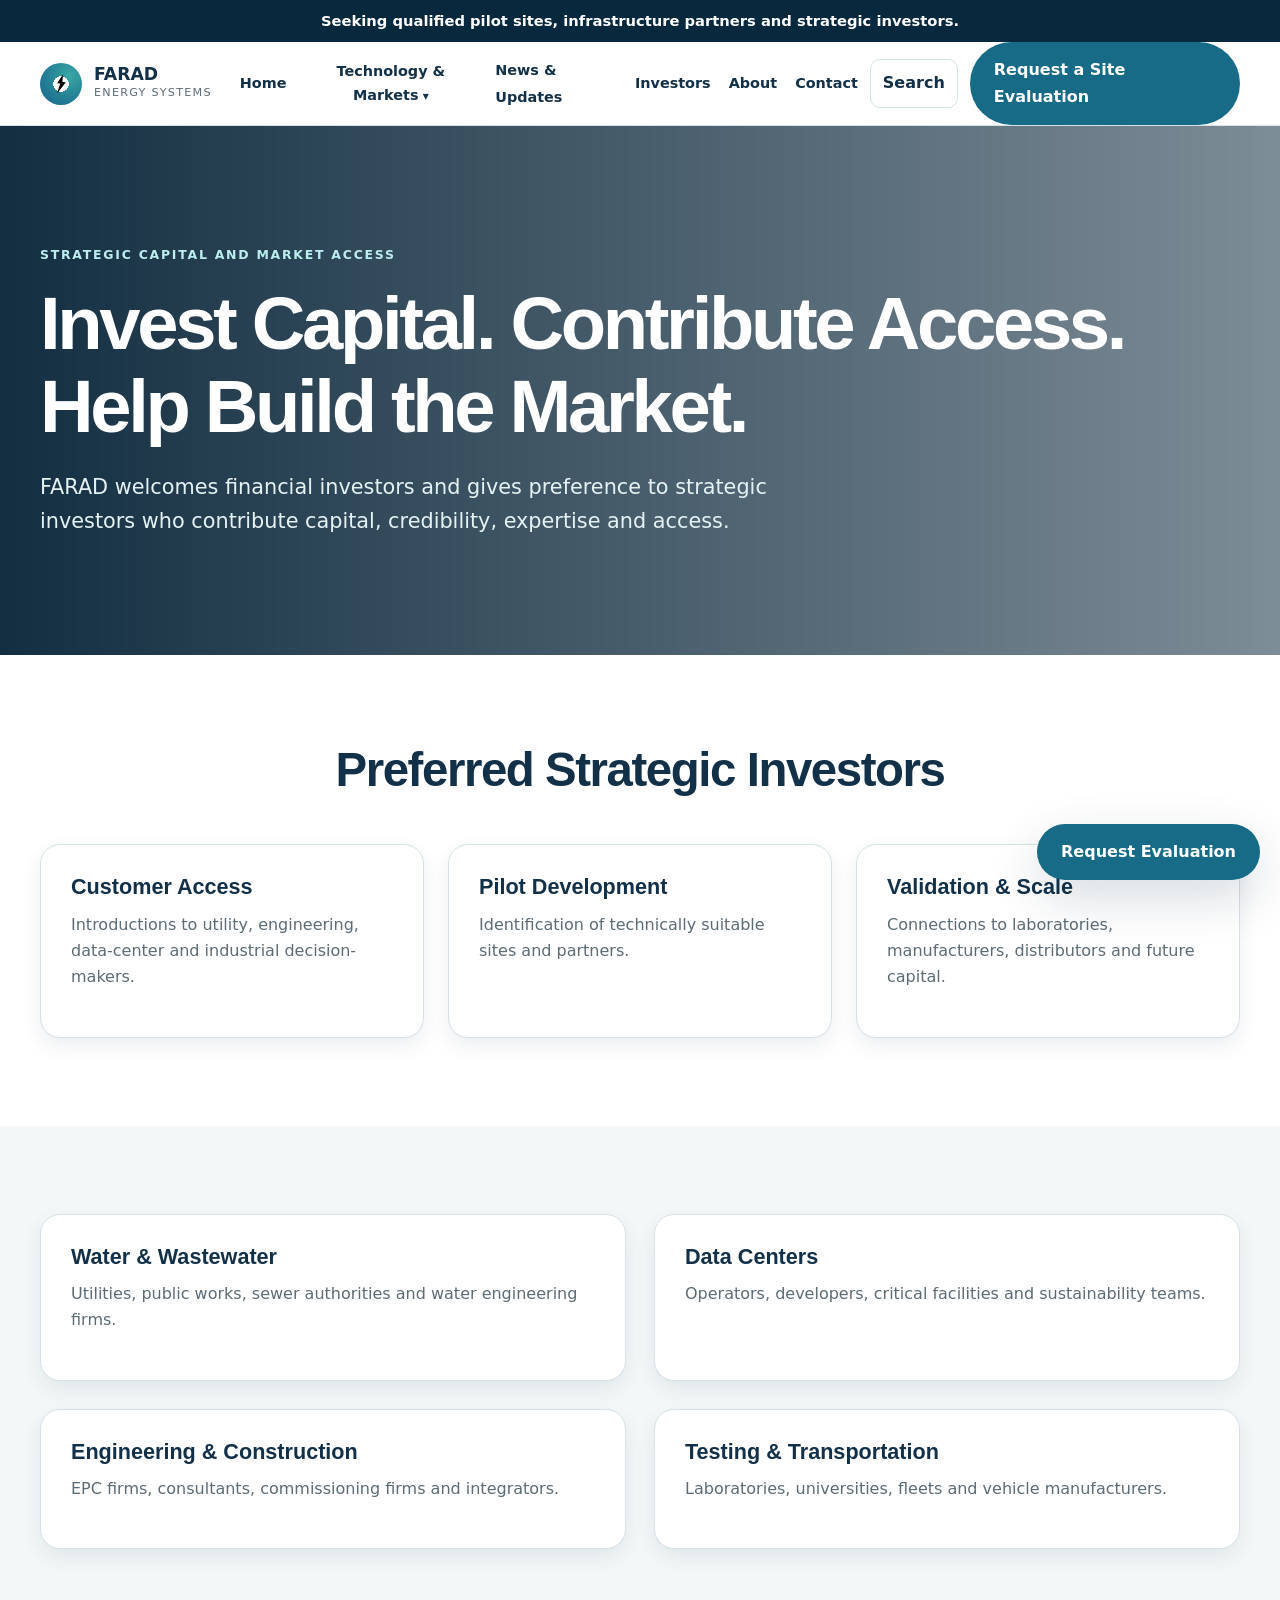
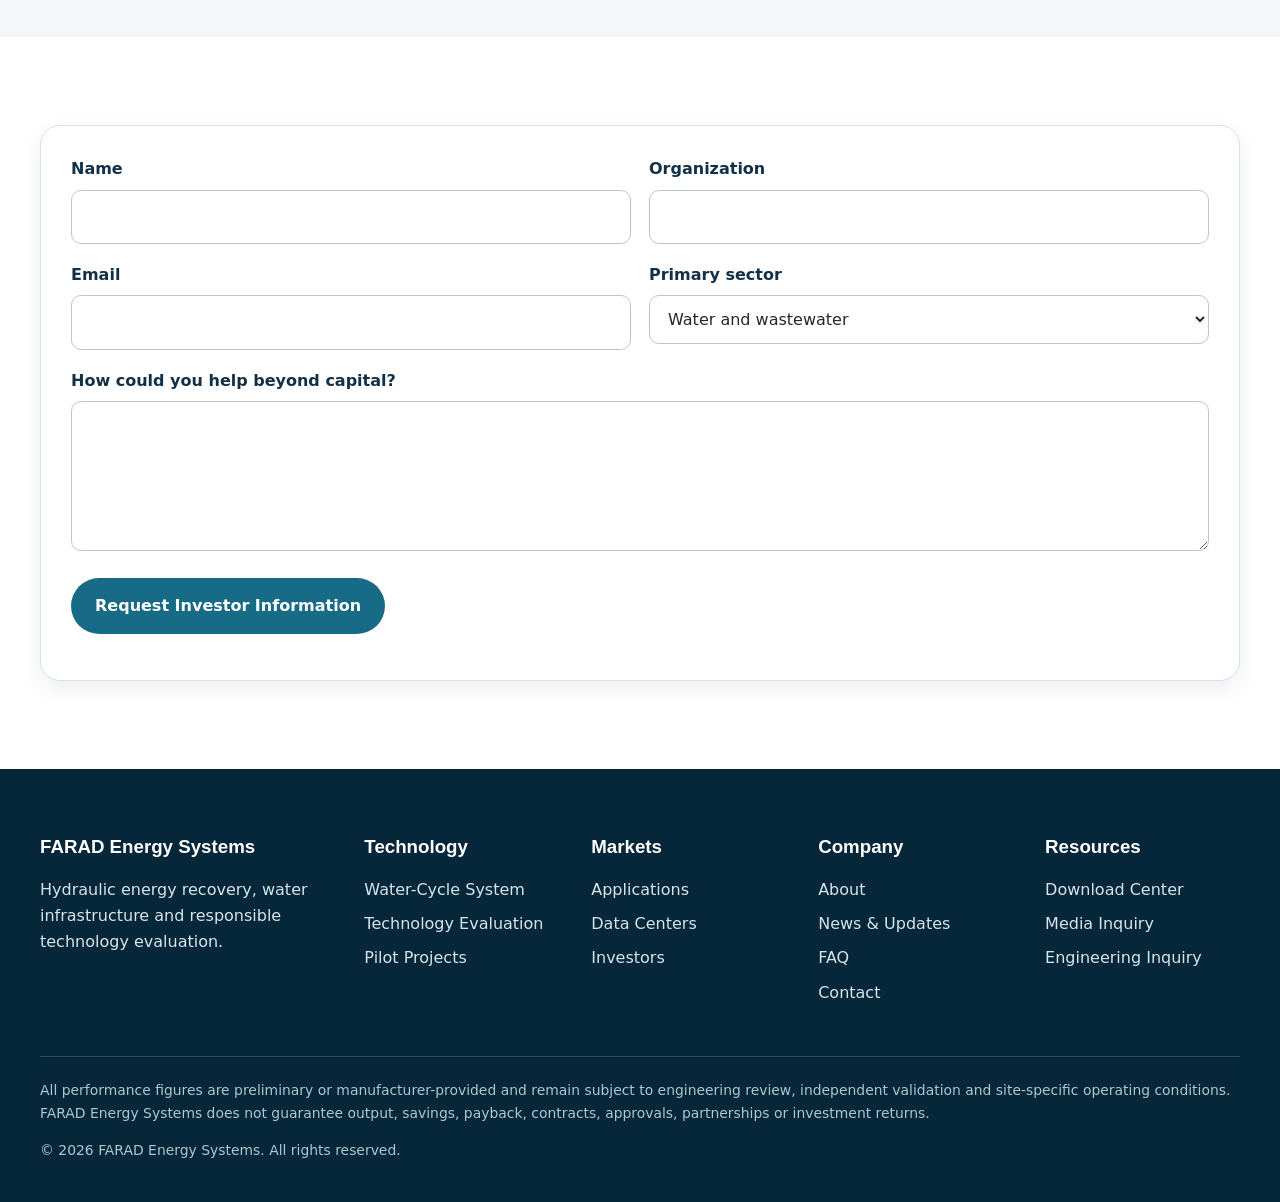
<file: investors.html>
<!doctype html><html lang="en"><head><meta charset="utf-8"><meta name="viewport" content="width=device-width,initial-scale=1">
<title>Strategic Investment Opportunity | FARAD Energy Systems</title><meta name="description" content="Explore strategic investment participation in FARAD Energy Systems.">
<link rel="stylesheet" href="css/base.css"><link rel="stylesheet" href="css/layout.css"><link rel="stylesheet" href="css/components.css"><link rel="stylesheet" href="css/forms.css"><link rel="stylesheet" href="css/animations.css"> <link rel="icon" href="favicon.ico" sizes="any">
<link rel="icon" type="image/svg+xml" href="farad-favicon.svg">
</head><body>
<a class="skip-link" href="#main">Skip to main content</a>
<div class="announcement">Seeking qualified pilot sites, infrastructure partners and strategic investors.</div>
<header class="site-header">
<div class="container header-inner">
<a class="brand" href="index.html" aria-label="FARAD Energy Systems home"><span class="brand-mark" aria-hidden="true"></span><span class="brand-text"><strong>FARAD</strong><span>Energy Systems</span></span></a>
<div class="header-actions">
<button class="menu-button" type="button" aria-expanded="false" aria-controls="primary-nav">Menu</button>
<nav class="primary-nav" id="primary-nav" aria-label="Primary navigation">
<ul>
<li><a href="index.html">Home</a></li>
<li class="nav-item"><button class="nav-trigger" type="button" aria-expanded="false">Technology & Markets</button><div class="mega-menu"><a href="water-cycle-system.html"><strong>Water-Cycle System</strong><br><span>Primary hydraulic energy-recovery technology</span></a><a href="applications.html"><strong>Applications</strong><br><span>Wastewater, water utility, reclaimed-water and industrial markets</span></a><a href="data-center-partnerships.html"><strong>Data Center Partnerships</strong><br><span>Utility and reclaimed-water partnerships for campuses</span></a><a href="pilot-projects.html"><strong>Pilot Projects</strong><br><span>Site qualification, measurement and validation</span></a><a href="technology-evaluation.html"><strong>Technology Evaluation</strong><br><span>Magnetic-levitation and vehicle systems under evaluation</span></a><a href="faq.html"><strong>FAQ</strong><br><span>Common technical and commercial questions</span></a></div></li>
<li><a href="updates.html">News & Updates</a></li><li><a href="investors.html" aria-current="page">Investors</a></li><li><a href="about.html">About</a></li><li><a href="contact.html">Contact</a></li>
</ul></nav>
<button class="search-button" type="button" aria-label="Search site">Search</button>
<a class="btn btn-primary header-cta" href="contact.html">Request a Site Evaluation</a>
</div></div></header>
<div class="search-panel" role="dialog" aria-modal="true" aria-labelledby="search-title">
<div class="search-dialog"><button class="search-close btn btn-secondary" type="button">Close</button><h2 id="search-title">Search FARAD</h2><div class="search-row"><label class="visually-hidden" for="site-search">Search terms</label><input id="site-search" type="search" placeholder="Search technology, pilots, investors..."></div><div class="search-results"><p>Start typing to search the FARAD site.</p></div></div></div>
<main id="main"><section class="page-hero" style="--hero:url('https://images.unsplash.com/photo-1556761175-b413da4baf72?auto=format&fit=crop&w=1800&q=85')"><div class="container"><span class="eyebrow">Strategic capital and market access</span><h1>Invest Capital. Contribute Access. Help Build the Market.</h1><p>FARAD welcomes financial investors and gives preference to strategic investors who contribute capital, credibility, expertise and access.</p></div></section><section class="section"><div class="container"><div class="section-heading"><h2>Preferred Strategic Investors</h2></div><div class="grid-3"><article class="card"><h3>Customer Access</h3><p>Introductions to utility, engineering, data-center and industrial decision-makers.</p></article><article class="card"><h3>Pilot Development</h3><p>Identification of technically suitable sites and partners.</p></article><article class="card"><h3>Validation & Scale</h3><p>Connections to laboratories, manufacturers, distributors and future capital.</p></article></div></div></section><section class="section section-soft"><div class="container"><div class="grid-2"><article class="card"><h3>Water & Wastewater</h3><p>Utilities, public works, sewer authorities and water engineering firms.</p></article><article class="card"><h3>Data Centers</h3><p>Operators, developers, critical facilities and sustainability teams.</p></article><article class="card"><h3>Engineering & Construction</h3><p>EPC firms, consultants, commissioning firms and integrators.</p></article><article class="card"><h3>Testing & Transportation</h3><p>Laboratories, universities, fleets and vehicle manufacturers.</p></article></div></div></section><section class="section"><div class="container"><form class="card" data-demo-form><div class="form-grid"><div><label for="iname">Name</label><input id="iname" required></div><div><label for="iorg">Organization</label><input id="iorg"></div><div><label for="iemail">Email</label><input id="iemail" type="email" required></div><div><label for="isector">Primary sector</label><select id="isector"><option>Water and wastewater</option><option>Data centers</option><option>Engineering and construction</option><option>Government</option><option>Testing and certification</option><option>Project finance</option></select></div><div class="full"><label for="icontrib">How could you help beyond capital?</label><textarea id="icontrib"></textarea></div><div class="full"><button class="btn btn-primary">Request Investor Information</button><p role="status"></p></div></div></form></div></section></main>
<footer class="site-footer"><div class="container"><div class="footer-grid">
<div><h3>FARAD Energy Systems</h3><p>Hydraulic energy recovery, water infrastructure and responsible technology evaluation.</p></div>
<div><h3>Technology</h3><a href="water-cycle-system.html">Water-Cycle System</a><a href="technology-evaluation.html">Technology Evaluation</a><a href="pilot-projects.html">Pilot Projects</a></div>
<div><h3>Markets</h3><a href="applications.html">Applications</a><a href="data-center-partnerships.html">Data Centers</a><a href="investors.html">Investors</a></div>
<div><h3>Company</h3><a href="about.html">About</a><a href="updates.html">News & Updates</a><a href="faq.html">FAQ</a><a href="contact.html">Contact</a></div>
<div><h3>Resources</h3><a href="downloads.html">Download Center</a><a href="contact.html">Media Inquiry</a><a href="contact.html">Engineering Inquiry</a></div>
</div><div class="footer-bottom"><p>All performance figures are preliminary or manufacturer-provided and remain subject to engineering review, independent validation and site-specific operating conditions. FARAD Energy Systems does not guarantee output, savings, payback, contracts, approvals, partnerships or investment returns.</p><p>© 2026 FARAD Energy Systems. All rights reserved.</p></div></div></footer>
<a class="btn btn-primary sticky-cta" href="contact.html">Request Evaluation</a>

<script src="js/navigation.js"></script><script src="js/search.js"></script><script src="js/interactions.js"></script><script src="js/animations.js"></script></body></html>
</file>
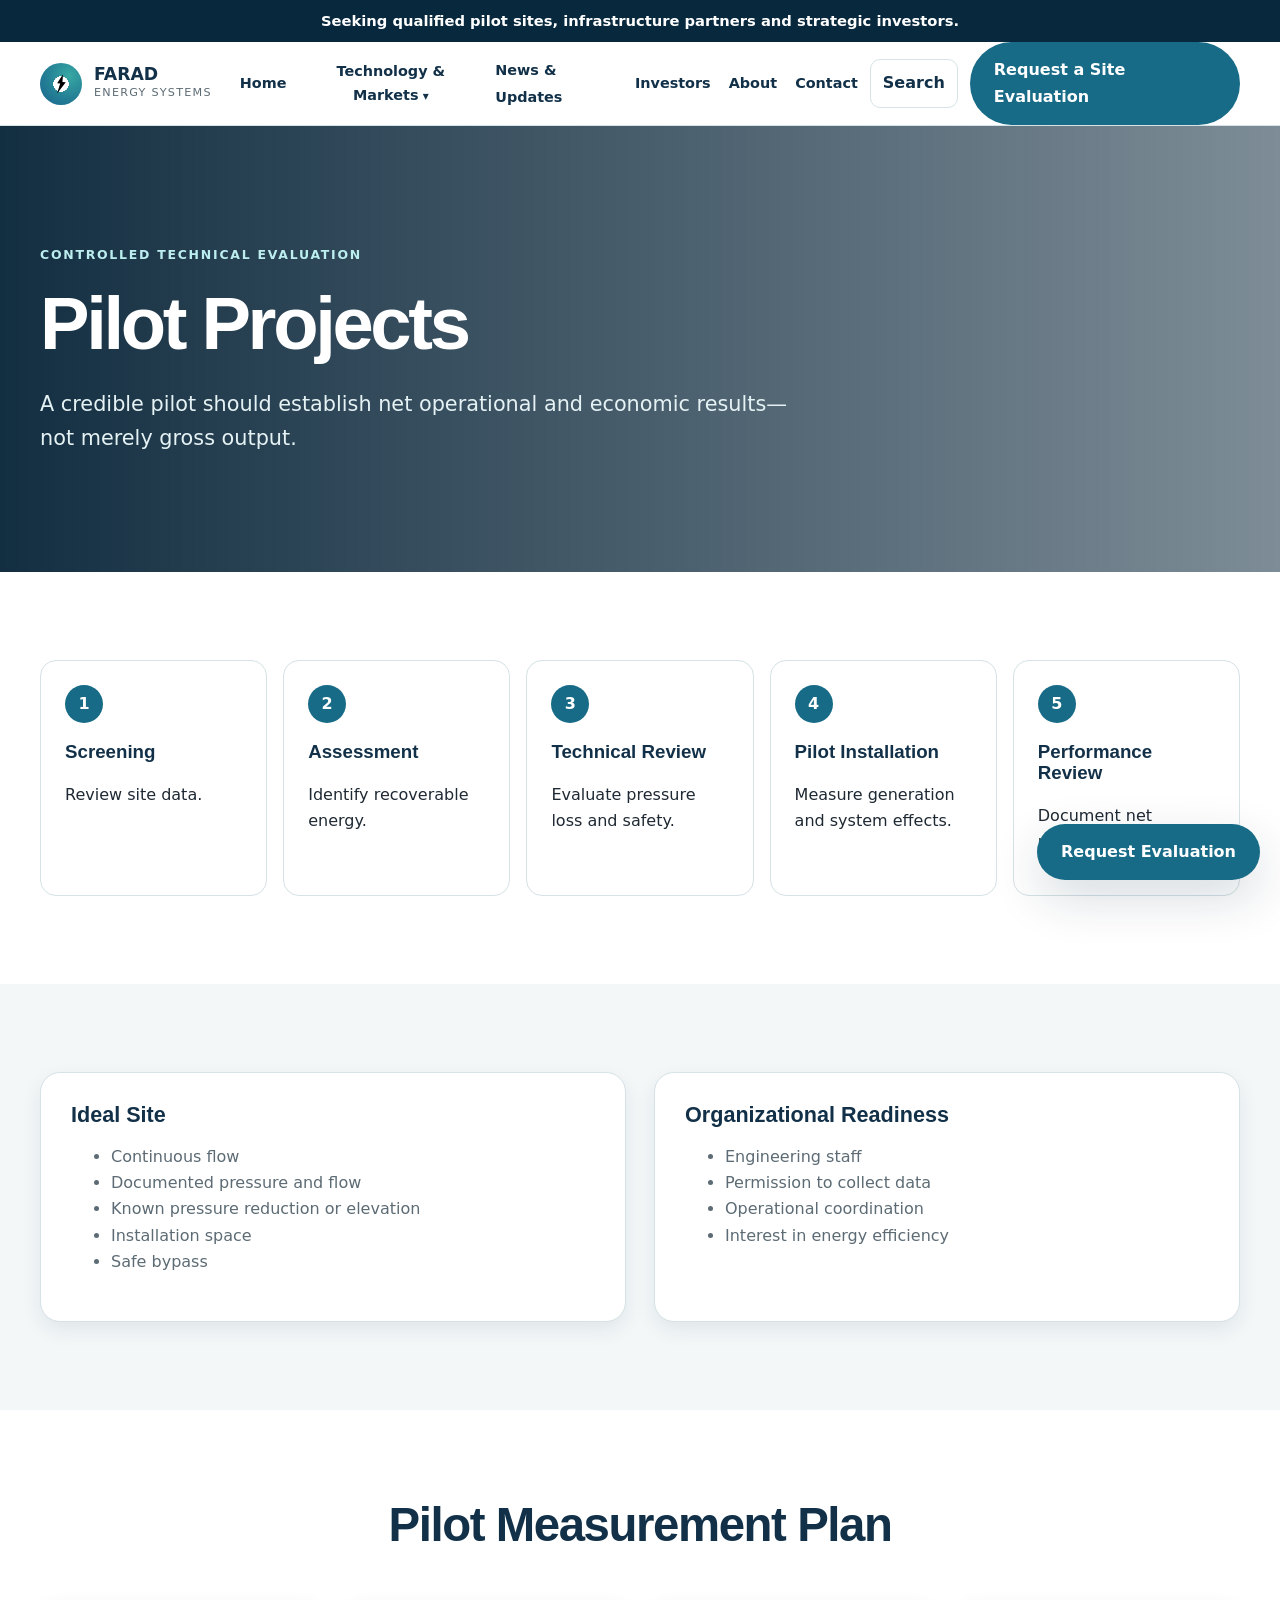
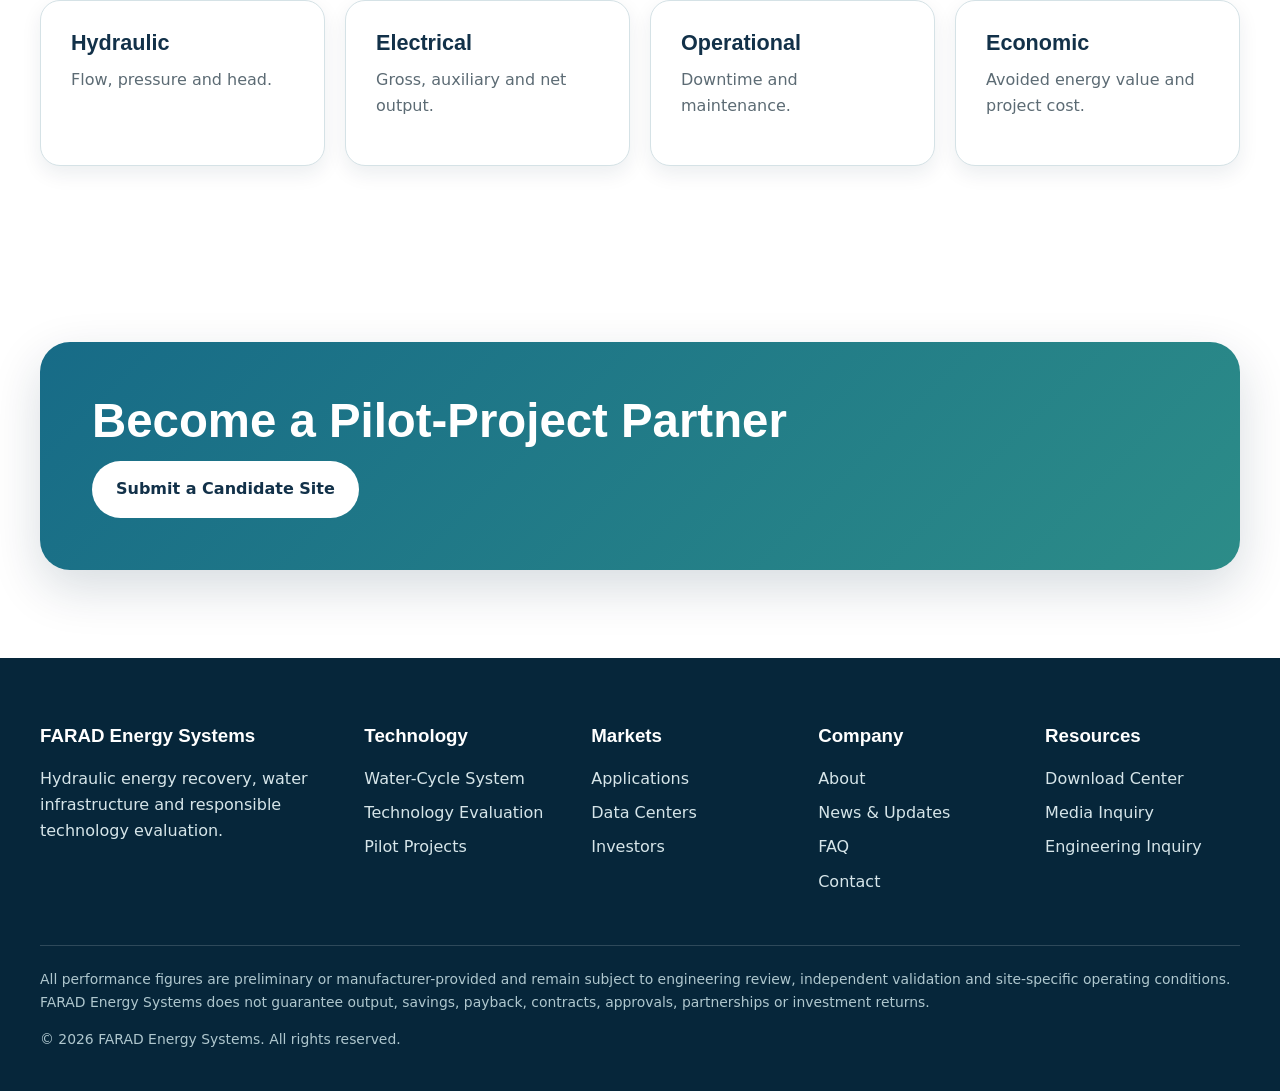
<file: pilot-projects.html>
<!doctype html><html lang="en"><head><meta charset="utf-8"><meta name="viewport" content="width=device-width,initial-scale=1">
<title>Hydraulic Energy-Recovery Pilot Projects | FARAD Energy Systems</title><meta name="description" content="Review FARAD&#x27;s pilot qualification, measurement and validation process.">
<link rel="stylesheet" href="css/base.css"><link rel="stylesheet" href="css/layout.css"><link rel="stylesheet" href="css/components.css"><link rel="stylesheet" href="css/forms.css"><link rel="stylesheet" href="css/animations.css"> <link rel="icon" href="favicon.ico" sizes="any">
<link rel="icon" type="image/svg+xml" href="farad-favicon.svg">
</head><body>
<a class="skip-link" href="#main">Skip to main content</a>
<div class="announcement">Seeking qualified pilot sites, infrastructure partners and strategic investors.</div>
<header class="site-header">
<div class="container header-inner">
<a class="brand" href="index.html" aria-label="FARAD Energy Systems home"><span class="brand-mark" aria-hidden="true"></span><span class="brand-text"><strong>FARAD</strong><span>Energy Systems</span></span></a>
<div class="header-actions">
<button class="menu-button" type="button" aria-expanded="false" aria-controls="primary-nav">Menu</button>
<nav class="primary-nav" id="primary-nav" aria-label="Primary navigation">
<ul>
<li><a href="index.html">Home</a></li>
<li class="nav-item"><button class="nav-trigger" type="button" aria-expanded="false">Technology & Markets</button><div class="mega-menu"><a href="water-cycle-system.html"><strong>Water-Cycle System</strong><br><span>Primary hydraulic energy-recovery technology</span></a><a href="applications.html"><strong>Applications</strong><br><span>Wastewater, water utility, reclaimed-water and industrial markets</span></a><a href="data-center-partnerships.html"><strong>Data Center Partnerships</strong><br><span>Utility and reclaimed-water partnerships for campuses</span></a><a href="pilot-projects.html" aria-current="page"><strong>Pilot Projects</strong><br><span>Site qualification, measurement and validation</span></a><a href="technology-evaluation.html"><strong>Technology Evaluation</strong><br><span>Magnetic-levitation and vehicle systems under evaluation</span></a><a href="faq.html"><strong>FAQ</strong><br><span>Common technical and commercial questions</span></a></div></li>
<li><a href="updates.html">News & Updates</a></li><li><a href="investors.html">Investors</a></li><li><a href="about.html">About</a></li><li><a href="contact.html">Contact</a></li>
</ul></nav>
<button class="search-button" type="button" aria-label="Search site">Search</button>
<a class="btn btn-primary header-cta" href="contact.html">Request a Site Evaluation</a>
</div></div></header>
<div class="search-panel" role="dialog" aria-modal="true" aria-labelledby="search-title">
<div class="search-dialog"><button class="search-close btn btn-secondary" type="button">Close</button><h2 id="search-title">Search FARAD</h2><div class="search-row"><label class="visually-hidden" for="site-search">Search terms</label><input id="site-search" type="search" placeholder="Search technology, pilots, investors..."></div><div class="search-results"><p>Start typing to search the FARAD site.</p></div></div></div>
<main id="main"><section class="page-hero" style="--hero:url('https://images.unsplash.com/photo-1581092160607-ee22621dd758?auto=format&fit=crop&w=1800&q=85')"><div class="container"><span class="eyebrow">Controlled technical evaluation</span><h1>Pilot Projects</h1><p>A credible pilot should establish net operational and economic results—not merely gross output.</p></div></section><section class="section"><div class="container"><div class="steps"><div class="step"><h3>Screening</h3><p>Review site data.</p></div><div class="step"><h3>Assessment</h3><p>Identify recoverable energy.</p></div><div class="step"><h3>Technical Review</h3><p>Evaluate pressure loss and safety.</p></div><div class="step"><h3>Pilot Installation</h3><p>Measure generation and system effects.</p></div><div class="step"><h3>Performance Review</h3><p>Document net results.</p></div></div></div></section><section class="section section-soft"><div class="container"><div class="grid-2"><article class="card"><h3>Ideal Site</h3><ul><li>Continuous flow</li><li>Documented pressure and flow</li><li>Known pressure reduction or elevation</li><li>Installation space</li><li>Safe bypass</li></ul></article><article class="card"><h3>Organizational Readiness</h3><ul><li>Engineering staff</li><li>Permission to collect data</li><li>Operational coordination</li><li>Interest in energy efficiency</li></ul></article></div></div></section><section class="section"><div class="container"><div class="section-heading"><h2>Pilot Measurement Plan</h2></div><div class="grid-4"><article class="card"><h3>Hydraulic</h3><p>Flow, pressure and head.</p></article><article class="card"><h3>Electrical</h3><p>Gross, auxiliary and net output.</p></article><article class="card"><h3>Operational</h3><p>Downtime and maintenance.</p></article><article class="card"><h3>Economic</h3><p>Avoided energy value and project cost.</p></article></div></div></section><section class="section"><div class="container callout"><h2>Become a Pilot-Project Partner</h2><a class="btn btn-light" href="contact.html">Submit a Candidate Site</a></div></section></main>
<footer class="site-footer"><div class="container"><div class="footer-grid">
<div><h3>FARAD Energy Systems</h3><p>Hydraulic energy recovery, water infrastructure and responsible technology evaluation.</p></div>
<div><h3>Technology</h3><a href="water-cycle-system.html">Water-Cycle System</a><a href="technology-evaluation.html">Technology Evaluation</a><a href="pilot-projects.html">Pilot Projects</a></div>
<div><h3>Markets</h3><a href="applications.html">Applications</a><a href="data-center-partnerships.html">Data Centers</a><a href="investors.html">Investors</a></div>
<div><h3>Company</h3><a href="about.html">About</a><a href="updates.html">News & Updates</a><a href="faq.html">FAQ</a><a href="contact.html">Contact</a></div>
<div><h3>Resources</h3><a href="downloads.html">Download Center</a><a href="contact.html">Media Inquiry</a><a href="contact.html">Engineering Inquiry</a></div>
</div><div class="footer-bottom"><p>All performance figures are preliminary or manufacturer-provided and remain subject to engineering review, independent validation and site-specific operating conditions. FARAD Energy Systems does not guarantee output, savings, payback, contracts, approvals, partnerships or investment returns.</p><p>© 2026 FARAD Energy Systems. All rights reserved.</p></div></div></footer>
<a class="btn btn-primary sticky-cta" href="contact.html">Request Evaluation</a>

<script src="js/navigation.js"></script><script src="js/search.js"></script><script src="js/interactions.js"></script><script src="js/animations.js"></script></body></html>
</file>
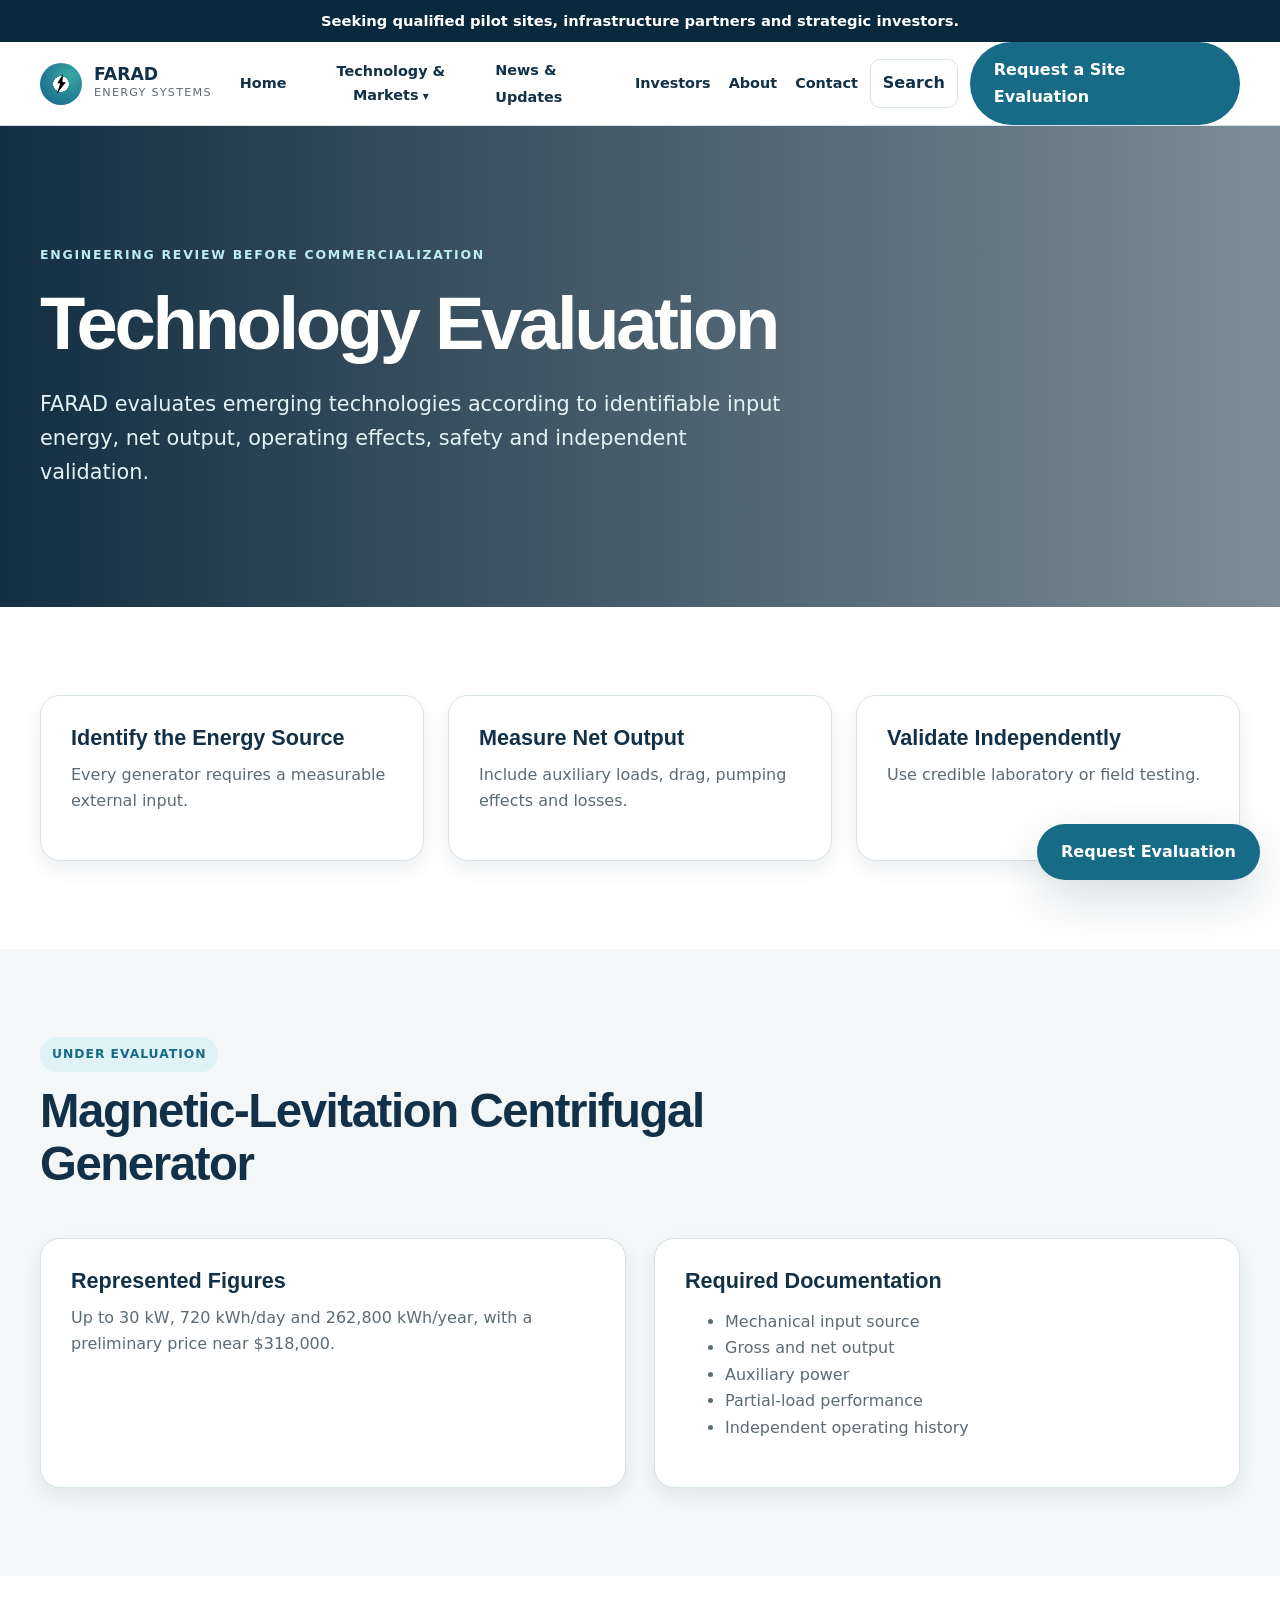
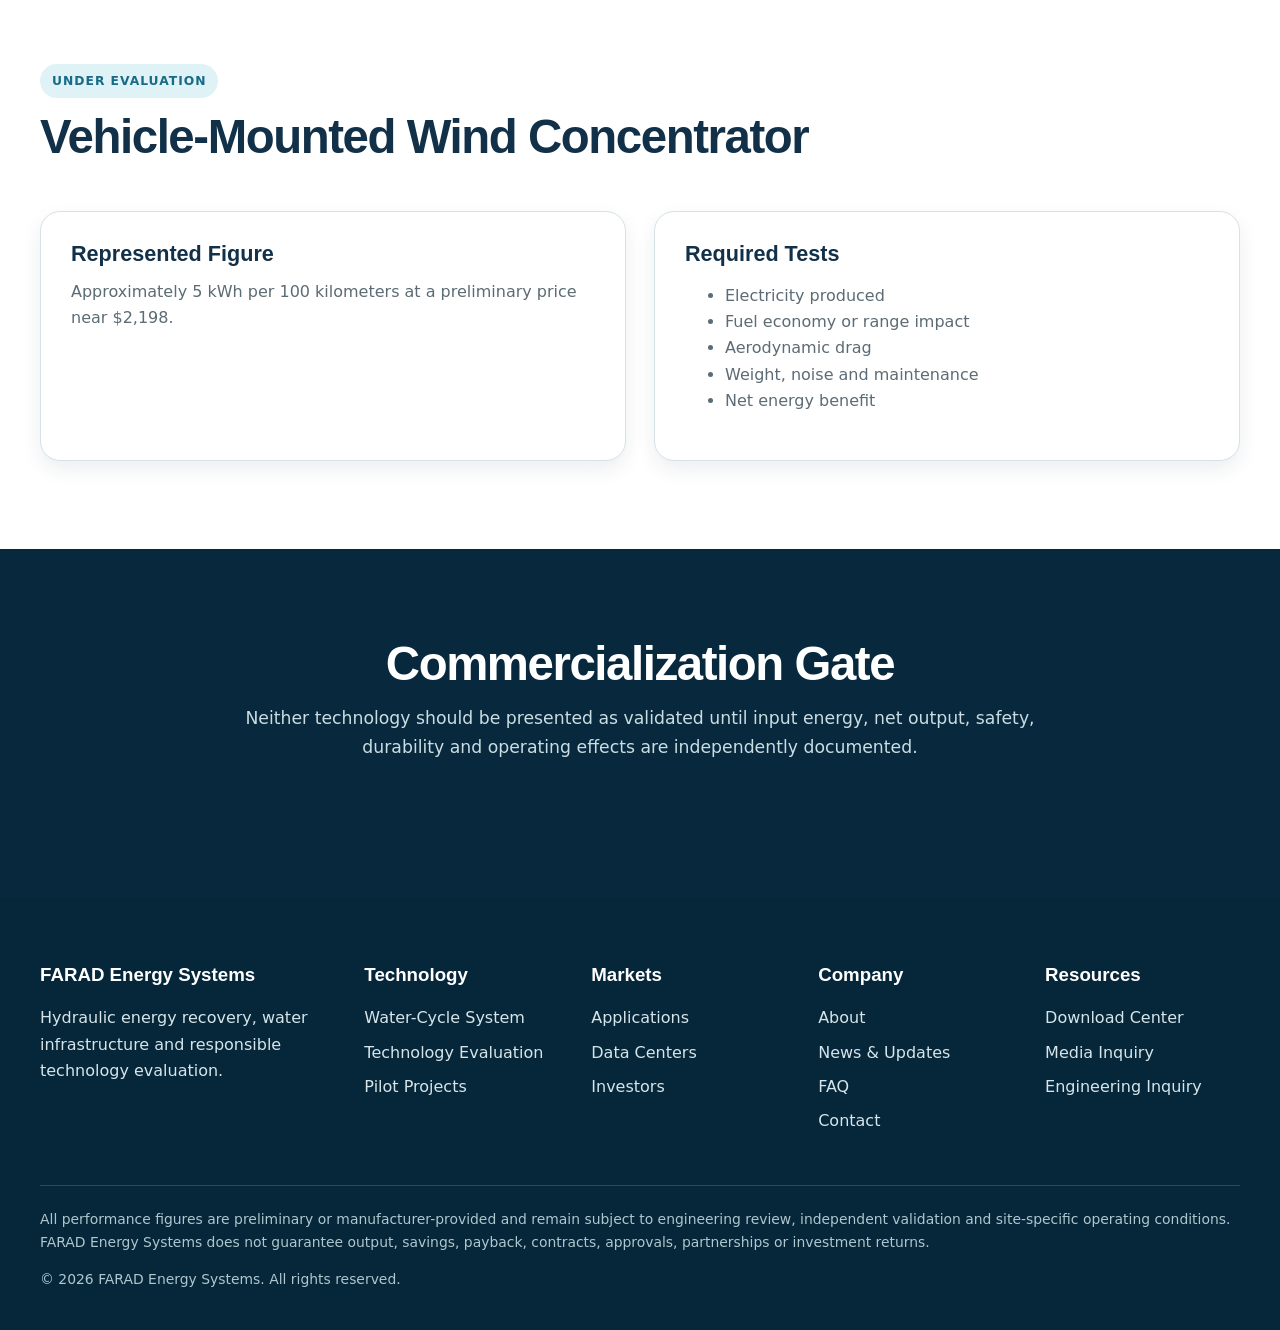
<file: technology-evaluation.html>
<!doctype html><html lang="en"><head><meta charset="utf-8"><meta name="viewport" content="width=device-width,initial-scale=1">
<title>Technologies Under Evaluation | FARAD Energy Systems</title><meta name="description" content="Review FARAD&#x27;s validation roadmap for emerging energy-recovery technologies.">
<link rel="stylesheet" href="css/base.css"><link rel="stylesheet" href="css/layout.css"><link rel="stylesheet" href="css/components.css"><link rel="stylesheet" href="css/forms.css"><link rel="stylesheet" href="css/animations.css"> <link rel="icon" href="favicon.ico" sizes="any">
<link rel="icon" type="image/svg+xml" href="farad-favicon.svg">
</head><body>
<a class="skip-link" href="#main">Skip to main content</a>
<div class="announcement">Seeking qualified pilot sites, infrastructure partners and strategic investors.</div>
<header class="site-header">
<div class="container header-inner">
<a class="brand" href="index.html" aria-label="FARAD Energy Systems home"><span class="brand-mark" aria-hidden="true"></span><span class="brand-text"><strong>FARAD</strong><span>Energy Systems</span></span></a>
<div class="header-actions">
<button class="menu-button" type="button" aria-expanded="false" aria-controls="primary-nav">Menu</button>
<nav class="primary-nav" id="primary-nav" aria-label="Primary navigation">
<ul>
<li><a href="index.html">Home</a></li>
<li class="nav-item"><button class="nav-trigger" type="button" aria-expanded="false">Technology & Markets</button><div class="mega-menu"><a href="water-cycle-system.html"><strong>Water-Cycle System</strong><br><span>Primary hydraulic energy-recovery technology</span></a><a href="applications.html"><strong>Applications</strong><br><span>Wastewater, water utility, reclaimed-water and industrial markets</span></a><a href="data-center-partnerships.html"><strong>Data Center Partnerships</strong><br><span>Utility and reclaimed-water partnerships for campuses</span></a><a href="pilot-projects.html"><strong>Pilot Projects</strong><br><span>Site qualification, measurement and validation</span></a><a href="technology-evaluation.html" aria-current="page"><strong>Technology Evaluation</strong><br><span>Magnetic-levitation and vehicle systems under evaluation</span></a><a href="faq.html"><strong>FAQ</strong><br><span>Common technical and commercial questions</span></a></div></li>
<li><a href="updates.html">News & Updates</a></li><li><a href="investors.html">Investors</a></li><li><a href="about.html">About</a></li><li><a href="contact.html">Contact</a></li>
</ul></nav>
<button class="search-button" type="button" aria-label="Search site">Search</button>
<a class="btn btn-primary header-cta" href="contact.html">Request a Site Evaluation</a>
</div></div></header>
<div class="search-panel" role="dialog" aria-modal="true" aria-labelledby="search-title">
<div class="search-dialog"><button class="search-close btn btn-secondary" type="button">Close</button><h2 id="search-title">Search FARAD</h2><div class="search-row"><label class="visually-hidden" for="site-search">Search terms</label><input id="site-search" type="search" placeholder="Search technology, pilots, investors..."></div><div class="search-results"><p>Start typing to search the FARAD site.</p></div></div></div>
<main id="main"><section class="page-hero" style="--hero:url('https://images.unsplash.com/photo-1532187863486-abf9dbad1b69?auto=format&fit=crop&w=1800&q=85')"><div class="container"><span class="eyebrow">Engineering review before commercialization</span><h1>Technology Evaluation</h1><p>FARAD evaluates emerging technologies according to identifiable input energy, net output, operating effects, safety and independent validation.</p></div></section><section class="section"><div class="container"><div class="grid-3"><article class="card"><h3>Identify the Energy Source</h3><p>Every generator requires a measurable external input.</p></article><article class="card"><h3>Measure Net Output</h3><p>Include auxiliary loads, drag, pumping effects and losses.</p></article><article class="card"><h3>Validate Independently</h3><p>Use credible laboratory or field testing.</p></article></div></div></section><section class="section section-soft"><div class="container"><div class="section-heading left"><span class="badge">Under evaluation</span><h2>Magnetic-Levitation Centrifugal Generator</h2></div><div class="grid-2"><article class="card"><h3>Represented Figures</h3><p>Up to 30 kW, 720 kWh/day and 262,800 kWh/year, with a preliminary price near $318,000.</p></article><article class="card"><h3>Required Documentation</h3><ul><li>Mechanical input source</li><li>Gross and net output</li><li>Auxiliary power</li><li>Partial-load performance</li><li>Independent operating history</li></ul></article></div></div></section><section class="section"><div class="container"><div class="section-heading left"><span class="badge">Under evaluation</span><h2>Vehicle-Mounted Wind Concentrator</h2></div><div class="grid-2"><article class="card"><h3>Represented Figure</h3><p>Approximately 5 kWh per 100 kilometers at a preliminary price near $2,198.</p></article><article class="card"><h3>Required Tests</h3><ul><li>Electricity produced</li><li>Fuel economy or range impact</li><li>Aerodynamic drag</li><li>Weight, noise and maintenance</li><li>Net energy benefit</li></ul></article></div></div></section><section class="section section-dark"><div class="container"><div class="section-heading"><h2>Commercialization Gate</h2><p>Neither technology should be presented as validated until input energy, net output, safety, durability and operating effects are independently documented.</p></div></div></section></main>
<footer class="site-footer"><div class="container"><div class="footer-grid">
<div><h3>FARAD Energy Systems</h3><p>Hydraulic energy recovery, water infrastructure and responsible technology evaluation.</p></div>
<div><h3>Technology</h3><a href="water-cycle-system.html">Water-Cycle System</a><a href="technology-evaluation.html">Technology Evaluation</a><a href="pilot-projects.html">Pilot Projects</a></div>
<div><h3>Markets</h3><a href="applications.html">Applications</a><a href="data-center-partnerships.html">Data Centers</a><a href="investors.html">Investors</a></div>
<div><h3>Company</h3><a href="about.html">About</a><a href="updates.html">News & Updates</a><a href="faq.html">FAQ</a><a href="contact.html">Contact</a></div>
<div><h3>Resources</h3><a href="downloads.html">Download Center</a><a href="contact.html">Media Inquiry</a><a href="contact.html">Engineering Inquiry</a></div>
</div><div class="footer-bottom"><p>All performance figures are preliminary or manufacturer-provided and remain subject to engineering review, independent validation and site-specific operating conditions. FARAD Energy Systems does not guarantee output, savings, payback, contracts, approvals, partnerships or investment returns.</p><p>© 2026 FARAD Energy Systems. All rights reserved.</p></div></div></footer>
<a class="btn btn-primary sticky-cta" href="contact.html">Request Evaluation</a>

<script src="js/navigation.js"></script><script src="js/search.js"></script><script src="js/interactions.js"></script><script src="js/animations.js"></script></body></html>
</file>
<file: css/base.css>
:root{
  --navy:#123149;--navy-deep:#08283d;--blue:#176b87;--blue-bright:#1686a5;
  --teal:#2c8c88;--sky:#dff2f5;--mist:#f3f7f8;--line:#d5e2e6;
  --ink:#1f2933;--muted:#5c6b74;--white:#fff;--warning:#f4b942;
  --shadow-sm:0 8px 20px rgba(8,40,61,.08);--shadow-lg:0 18px 50px rgba(8,40,61,.16);
  --radius-sm:12px;--radius:20px;--radius-lg:30px;--container:1200px;
}
*{box-sizing:border-box}
html{scroll-behavior:smooth}
body{margin:0;font-family:Inter,ui-sans-serif,system-ui,-apple-system,BlinkMacSystemFont,"Segoe UI",sans-serif;color:var(--ink);background:var(--white);line-height:1.65}
img{display:block;max-width:100%}
a{color:inherit}
button,input,select,textarea{font:inherit}
h1,h2,h3,h4{font-family:Arial,Helvetica,sans-serif;color:var(--navy);line-height:1.12}
p{margin-top:0}
.container{width:min(var(--container),calc(100% - 40px));margin-inline:auto}
.visually-hidden{position:absolute!important;width:1px;height:1px;padding:0;margin:-1px;overflow:hidden;clip:rect(0,0,0,0);white-space:nowrap;border:0}
.skip-link{position:absolute;left:-9999px;top:0;z-index:10000;background:#fff;color:#000;padding:12px 16px;border-radius:8px}
.skip-link:focus{left:12px;top:12px}
:focus-visible{outline:3px solid var(--warning);outline-offset:3px}
</file>
<file: css/layout.css>
.announcement{background:var(--navy-deep);color:#fff;text-align:center;padding:9px 16px;font-weight:800;font-size:.92rem}
.site-header{position:sticky;top:0;z-index:1000;background:rgba(255,255,255,.97);backdrop-filter:blur(10px);border-bottom:1px solid var(--line)}
.header-inner{min-height:82px;display:flex;align-items:center;justify-content:space-between;gap:28px}
.brand{display:flex;align-items:center;gap:12px;text-decoration:none;color:var(--navy);flex:0 0 auto}
/* FARAD brand mark:
   2 circles only
   Outer = teal/blue gradient
   Inner = white
   Center = black lightning bolt
*/

.brand-mark {
    width: 42px;
    height: 42px;
    position: relative;
    display: inline-block;
    border-radius: 50%;

    background:
        radial-gradient(
            circle at center,
            #ffffff 0 26%,
            transparent 26.5%
        ),
        radial-gradient(
            circle at 70% 30%,
            #38a8a3 0%,
            #247f95 55%,
            #18628e 100%
        );
}

/* Lightning bolt */
.brand-mark::before {
    content: "";
    position: absolute;
    top: 50%;
    left: 50%;

    width: 12px;
    height: 20px;

    background: #000;

    transform:
        translate(-50%, -50%)
        rotate(6deg);

    -webkit-clip-path: polygon(
        58% 0%,
        17% 48%,
        43% 48%,
        25% 100%,
        88% 39%,
        60% 39%
    );

    clip-path: polygon(
        58% 0%,
        17% 48%,
        43% 48%,
        25% 100%,
        88% 39%,
        60% 39%
    );
}

/* Make sure no older icon remains */
.brand-mark::after {
    content: none;
}
.brand-text strong{display:block;font-size:1.08rem;line-height:1.05}.brand-text span{display:block;color:var(--muted);font-size:.7rem;text-transform:uppercase;letter-spacing:.11em}
.header-actions{display:flex;align-items:center;gap:12px}
.menu-button,.search-button{border:1px solid var(--line);background:#fff;color:var(--navy);border-radius:10px;padding:10px 12px;font-weight:850;cursor:pointer}
.menu-button{display:none}
.primary-nav>ul{display:flex;align-items:center;gap:18px;list-style:none;padding:0;margin:0}
.primary-nav a,.nav-trigger{font-weight:800;font-size:.9rem;color:var(--navy);text-decoration:none;background:none;border:0;padding:12px 0;cursor:pointer}
.nav-item{position:relative}.nav-trigger::after{content:" ▾";font-size:.75rem}
.mega-menu{display:none;position:absolute;top:100%;left:50%;transform:translateX(-45%);width:min(760px,90vw);background:#fff;border:1px solid var(--line);border-radius:18px;box-shadow:var(--shadow-lg);padding:26px;grid-template-columns:repeat(2,1fr);gap:12px}
.nav-item.open .mega-menu{display:grid}
.mega-menu a{display:block;padding:14px;border-radius:12px}.mega-menu a:hover,.mega-menu a:focus-visible{background:var(--mist)}
.search-panel{display:none;position:fixed;inset:0;background:rgba(5,25,38,.72);z-index:2000;padding:100px 20px}
.search-panel.open{display:block}.search-dialog{max-width:820px;margin:0 auto;background:#fff;border-radius:22px;padding:28px;box-shadow:var(--shadow-lg)}
.search-row{display:flex;gap:10px}.search-row input{flex:1}
.search-results{margin-top:18px}.search-results a{display:block;padding:12px;border-bottom:1px solid var(--line);text-decoration:none}
.page-hero,.home-hero{color:#fff;position:relative;overflow:hidden;background:linear-gradient(90deg,rgba(6,35,55,.95),rgba(6,35,55,.52)),var(--hero) center/cover no-repeat}
.home-hero{min-height:680px;display:grid;align-items:center}.page-hero{padding:115px 0 96px}
.hero-content{max-width:820px;padding:90px 0;position:relative;z-index:1}
.eyebrow{display:inline-block;color:#bceef0;font-weight:900;text-transform:uppercase;letter-spacing:.14em;font-size:.78rem;margin-bottom:16px}
.home-hero h1,.page-hero h1{color:#fff;font-size:clamp(2.7rem,5.8vw,5.8rem);letter-spacing:-.045em;margin:0 0 22px}
.home-hero p,.page-hero p{font-size:clamp(1.05rem,1.7vw,1.3rem);color:#e5f2f4;max-width:760px}
.section{padding:88px 0}.section-tight{padding:58px 0}.section-soft{background:var(--mist)}.section-dark{background:var(--navy-deep);color:#fff}
.section-heading{max-width:830px;margin:0 auto 48px;text-align:center}.section-heading.left{text-align:left;margin-left:0}
.section-heading h2{font-size:clamp(2rem,3.7vw,3.35rem);letter-spacing:-.03em;margin:0 0 14px}
.section-heading p{font-size:1.08rem;color:var(--muted)}.section-dark .section-heading h2{color:#fff}.section-dark .section-heading p{color:#c9dde2}
.grid-2{display:grid;grid-template-columns:repeat(2,1fr);gap:28px}.grid-3{display:grid;grid-template-columns:repeat(3,1fr);gap:24px}.grid-4{display:grid;grid-template-columns:repeat(4,1fr);gap:20px}
.split{display:grid;grid-template-columns:1.05fr .95fr;gap:52px;align-items:center}.split img{width:100%;height:460px;object-fit:cover;border-radius:var(--radius);box-shadow:var(--shadow-lg)}
.site-footer{background:#06263a;color:#d6e5e9;padding:68px 0 26px}.footer-grid{display:grid;grid-template-columns:1.5fr repeat(4,1fr);gap:32px}
.site-footer h3{color:#fff;margin-top:0}.site-footer a{display:block;color:#d6e5e9;text-decoration:none;margin:8px 0}.site-footer a:hover,.site-footer a:focus-visible{text-decoration:underline;color:#fff}
.footer-bottom{border-top:1px solid rgba(255,255,255,.16);margin-top:42px;padding-top:22px;font-size:.87rem;color:#afc7ce}
@media(max-width:1080px){
 .menu-button{display:inline-flex}.primary-nav{display:none;position:absolute;top:82px;left:0;right:0;background:#fff;border-bottom:1px solid var(--line);padding:20px}
 .primary-nav.open{display:block}.primary-nav>ul{align-items:stretch;flex-direction:column;gap:0}.primary-nav a,.nav-trigger{display:block;width:100%;text-align:left;padding:13px}
 .mega-menu{position:static;transform:none;width:auto;box-shadow:none;border:0;padding:8px 12px;grid-template-columns:1fr}
 .header-cta{display:none}.grid-4{grid-template-columns:repeat(2,1fr)}.grid-3{grid-template-columns:repeat(2,1fr)}.footer-grid{grid-template-columns:repeat(2,1fr)}
}
@media(max-width:760px){
 .container{width:min(100% - 28px,var(--container))}.home-hero{min-height:590px}.page-hero{padding:82px 0 70px}.hero-content{padding:72px 0}
 .section{padding:66px 0}.grid-2,.grid-3,.grid-4,.split{grid-template-columns:1fr}.split img{height:330px}.footer-grid{grid-template-columns:1fr}
 .search-row{flex-direction:column}
}
</file>
<file: css/components.css>
.btn{display:inline-flex;align-items:center;justify-content:center;gap:8px;padding:13px 22px;border-radius:999px;text-decoration:none;font-weight:900;border:2px solid transparent;cursor:pointer;transition:.2s ease}
.btn-primary{background:var(--blue);color:#fff}.btn-primary:hover,.btn-primary:focus-visible{background:var(--navy)}
.btn-secondary{background:#fff;color:var(--navy);border-color:var(--navy)}.btn-secondary:hover,.btn-secondary:focus-visible{background:var(--navy);color:#fff}
.btn-light{background:#fff;color:var(--navy)}.btn-light:hover,.btn-light:focus-visible{background:var(--sky)}
.hero-actions{display:flex;flex-wrap:wrap;gap:14px;margin-top:30px}
.card{background:#fff;border:1px solid var(--line);border-radius:var(--radius);padding:30px;box-shadow:var(--shadow-sm);transition:transform .2s ease,box-shadow .2s ease}
.card:hover{transform:translateY(-3px);box-shadow:var(--shadow-lg)}.card h3{font-size:1.35rem;margin:0 0 12px}.card p,.card li{color:var(--muted)}
.icon{width:50px;height:50px;border-radius:15px;display:grid;place-items:center;background:var(--sky);color:var(--blue);font-weight:900;margin-bottom:18px}
.badge{display:inline-block;padding:7px 12px;border-radius:999px;background:var(--sky);color:var(--blue);font-size:.77rem;font-weight:900;text-transform:uppercase;letter-spacing:.08em;margin-bottom:12px}
.stat-grid{display:grid;grid-template-columns:repeat(4,1fr);gap:18px}.stat{background:#fff;border:1px solid var(--line);border-radius:16px;text-align:center;padding:26px}.stat strong{display:block;color:var(--blue);font-size:2rem;line-height:1.1}.stat span{color:var(--muted)}
.check-list{list-style:none;padding:0;margin:22px 0}.check-list li{position:relative;padding-left:30px;margin:10px 0;color:var(--muted)}.check-list li::before{content:"✓";position:absolute;left:0;color:var(--teal);font-weight:900}
.notice{background:#edf7f7;border-left:5px solid var(--teal);padding:20px 24px;border-radius:0 12px 12px 0;color:#3d555e}
.callout{background:linear-gradient(135deg,var(--blue),var(--teal));color:#fff;border-radius:var(--radius-lg);padding:52px;box-shadow:var(--shadow-lg)}.callout h2{color:#fff;font-size:clamp(2rem,3.7vw,3.5rem);margin:0 0 14px}.callout p{color:#e8ffff;max-width:800px}
.table-wrap{overflow-x:auto;border:1px solid var(--line);border-radius:16px;background:#fff}table{border-collapse:collapse;width:100%}th,td{padding:16px 18px;text-align:left;border-bottom:1px solid var(--line)}th{background:var(--navy);color:#fff}tr:last-child td{border-bottom:0}
.timeline{position:relative;max-width:950px;margin:auto}.timeline::before{content:"";position:absolute;left:22px;top:0;bottom:0;width:3px;background:var(--line)}.timeline-item{position:relative;padding:0 0 28px 68px}.timeline-dot{position:absolute;left:7px;top:0;width:34px;height:34px;border-radius:50%;display:grid;place-items:center;background:var(--blue);color:#fff;font-weight:900}
.steps{display:grid;grid-template-columns:repeat(5,1fr);gap:16px;counter-reset:step}.step{background:#fff;border:1px solid var(--line);border-radius:16px;padding:24px}.step::before{counter-increment:step;content:counter(step);width:38px;height:38px;border-radius:50%;display:grid;place-items:center;background:var(--blue);color:#fff;font-weight:900;margin-bottom:14px}
.faq{max-width:940px;margin:auto}details{background:#fff;border:1px solid var(--line);border-radius:14px;margin-bottom:14px;overflow:hidden}summary{cursor:pointer;font-weight:900;color:var(--navy);padding:22px 58px 22px 24px;list-style:none;position:relative}summary::-webkit-details-marker{display:none}summary::after{content:"+";position:absolute;right:22px;top:50%;transform:translateY(-50%);width:30px;height:30px;border-radius:50%;display:grid;place-items:center;background:var(--sky);color:var(--blue)}details[open] summary::after{content:"−"}.faq-answer{padding:0 24px 24px;color:var(--muted)}
.tabs{display:flex;flex-wrap:wrap;gap:10px;justify-content:center;margin-bottom:30px}.tab-button{border:1px solid var(--line);background:#fff;color:var(--navy);padding:10px 15px;border-radius:999px;font-weight:850;cursor:pointer}.tab-button[aria-selected="true"]{background:var(--navy);color:#fff}.tab-panel[hidden]{display:none}
.media-card{overflow:hidden;padding:0}.media-card img{width:100%;height:220px;object-fit:cover}.media-card .card-body{padding:26px}
.logo-wall{display:grid;grid-template-columns:repeat(6,1fr);gap:14px}.logo-pill{border:1px solid var(--line);border-radius:12px;padding:16px;text-align:center;background:#fff;font-weight:850;color:var(--navy)}
.kpi{font-size:clamp(2rem,5vw,4rem);font-weight:900;color:var(--blue);line-height:1}.kpi-label{color:var(--muted)}
.sticky-cta{position:fixed;right:20px;bottom:20px;z-index:900;box-shadow:var(--shadow-lg)}
.text-link{font-weight:900;color:var(--blue);text-decoration:none}.text-link:hover,.text-link:focus-visible{text-decoration:underline}
@media(max-width:1080px){.stat-grid{grid-template-columns:repeat(2,1fr)}.steps{grid-template-columns:repeat(2,1fr)}.logo-wall{grid-template-columns:repeat(3,1fr)}}
@media(max-width:760px){.stat-grid,.steps{grid-template-columns:1fr}.callout{padding:34px 24px}.logo-wall{grid-template-columns:repeat(2,1fr)}.sticky-cta{right:12px;bottom:12px}}

.actions {
  display: flex;
  flex-wrap: wrap;       /* Prevents overflow on mobile screens */
  align-items: center;  /* Vertically centers buttons and text links */
  gap: 16px;             /* Spacing BETWEEN items without edge margins */
  margin-top: 14px;      /* Spacing from the above content*/
  margin-bottom: 14px;   /*Spacing from the below content */
}

/*images inside cards or feature boxes */
.card img, 
.feature-box img {
  width: 100%;
  height: 200px;           /* Adjust desired fixed height */
  object-fit: cover;        /* Keeps image proportions correct and crops overflow */
  border-radius: 8px 8px 0 0; /* Keeps rounded top corners if cards have borders */
  border-radius: 8px 8px 8px 8px;
}

.feature-visual {
  display: flex;
  flex-direction: column; /* Or row for side-by-side layouts */
  width: 100%;
}
</file>
<file: css/forms.css>
.form-card{background:#fff;border:1px solid var(--line);border-radius:var(--radius);padding:32px;box-shadow:var(--shadow-sm)}
.form-grid{display:grid;grid-template-columns:repeat(2,1fr);gap:18px}.full{grid-column:1/-1}
label{display:block;font-weight:850;color:var(--navy);margin-bottom:7px}
input,select,textarea{width:100%;border:1px solid #b7c8ce;border-radius:10px;padding:13px 14px;background:#fff;color:var(--ink)}
textarea{min-height:150px;resize:vertical}.field-help{font-size:.85rem;color:var(--muted);margin-top:4px}
.form-status{margin-top:16px;font-weight:800;color:var(--teal)}
@media(max-width:760px){.form-grid{grid-template-columns:1fr}.full{grid-column:auto}}
</file>
<file: css/animations.css>
[data-reveal]{opacity:0;transform:translateY(18px);transition:opacity .6s ease,transform .6s ease}
[data-reveal].revealed{opacity:1;transform:none}
@media(prefers-reduced-motion:reduce){html{scroll-behavior:auto}*,*::before,*::after{animation:none!important;transition:none!important}[data-reveal]{opacity:1;transform:none}}
</file>
